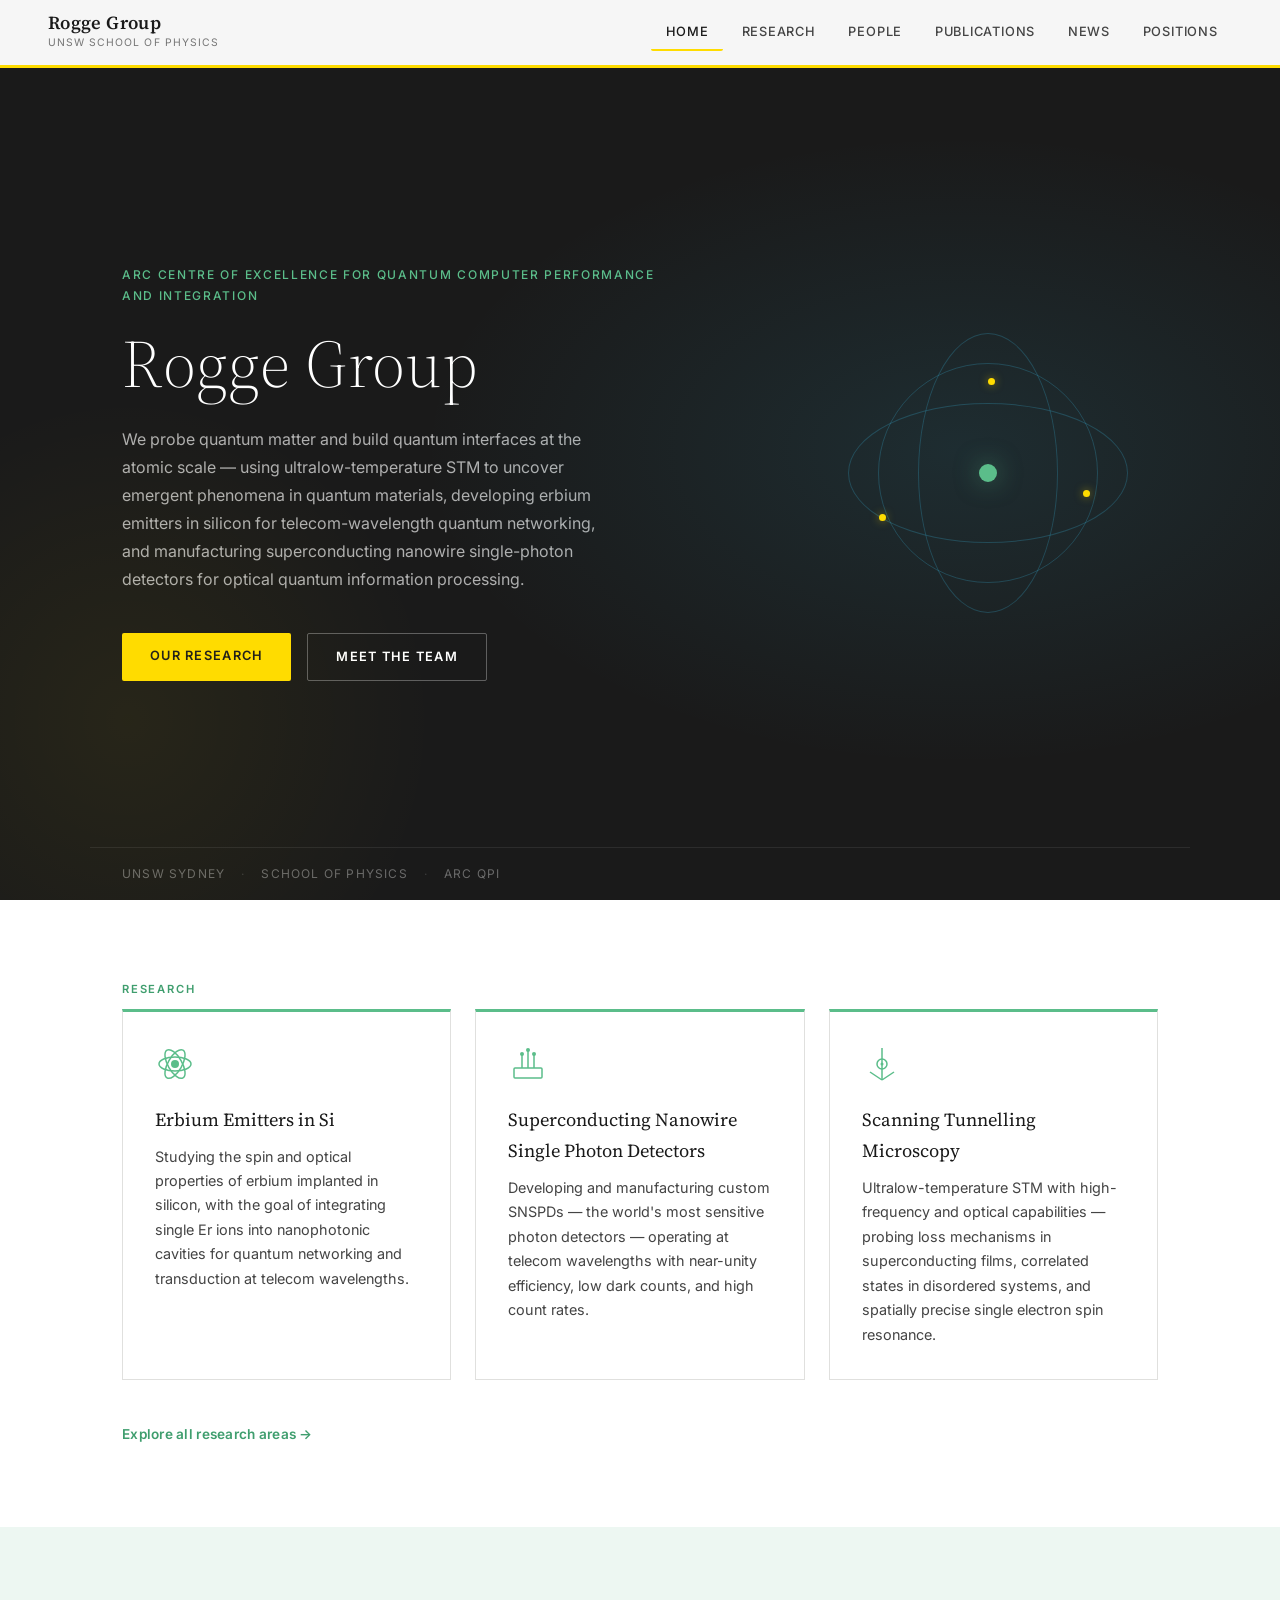
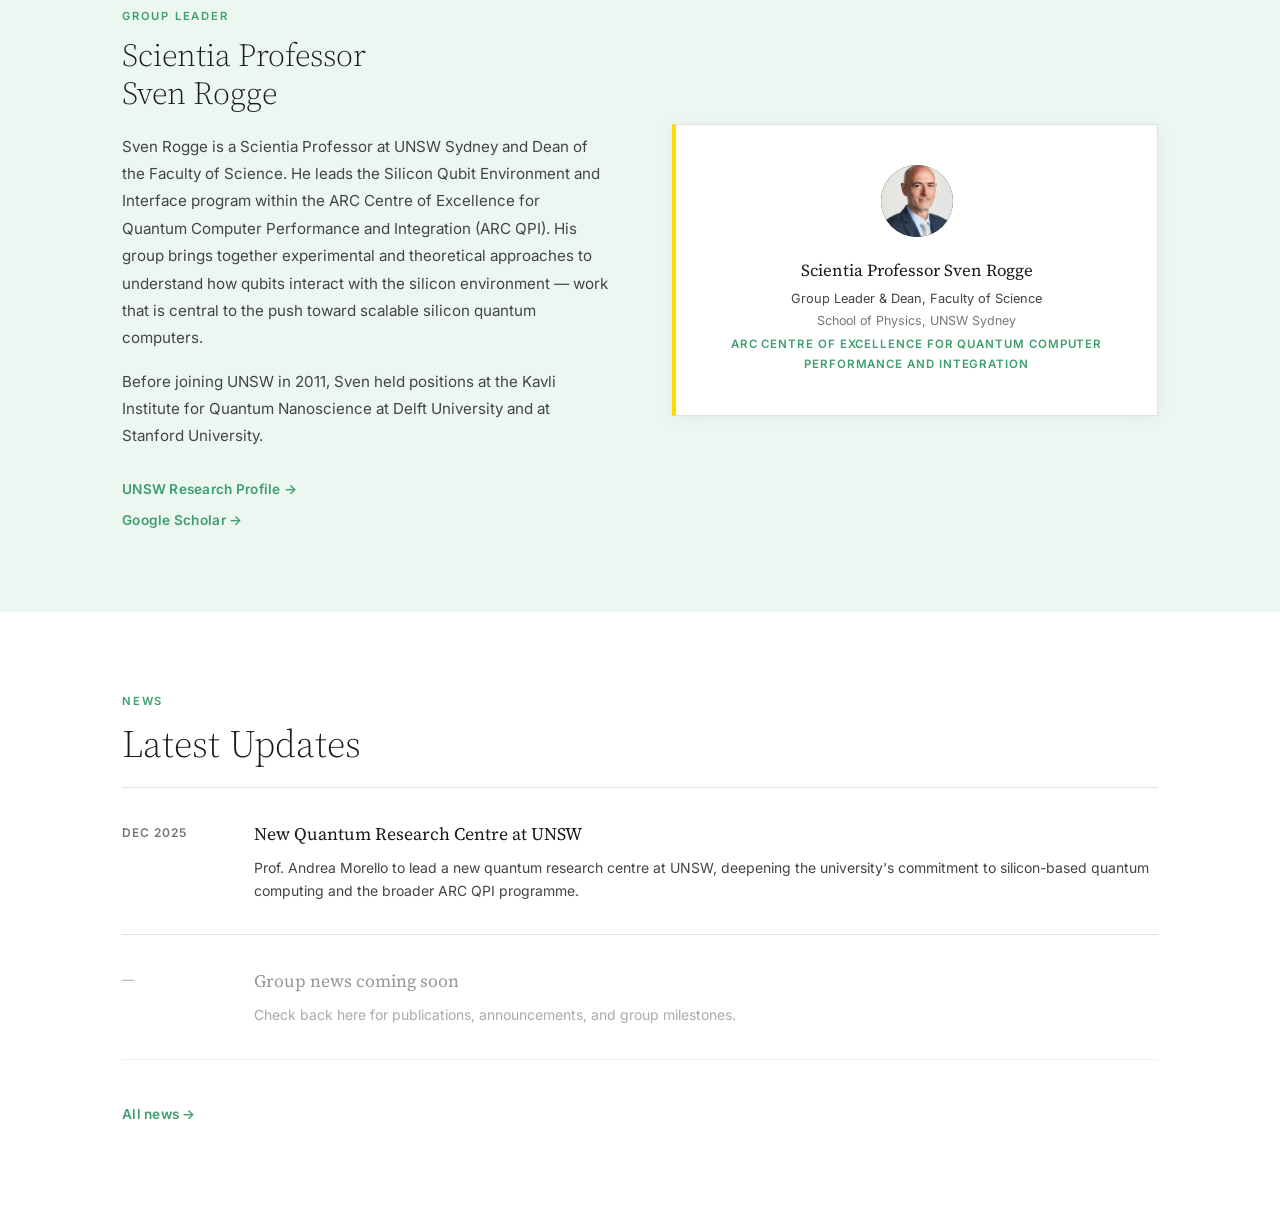
<file: index.html>
<!DOCTYPE html>
<html lang="en">
<head>
  <meta charset="UTF-8" />
  <meta name="viewport" content="width=device-width, initial-scale=1.0" />
  <title>Rogge Group — UNSW School of Physics</title>
  <link rel="stylesheet" href="style.css" />
  <link rel="preconnect" href="https://fonts.googleapis.com" />
  <link rel="preconnect" href="https://fonts.gstatic.com" crossorigin />
  <link href="https://fonts.googleapis.com/css2?family=Source+Serif+4:ital,wght@0,300;0,400;0,600;1,300;1,400&family=Inter:wght@300;400;500;600&display=swap" rel="stylesheet" />
</head>
<body>

  <!-- ── Navigation ── -->
  <nav class="nav">
    <a href="index.html" class="nav-brand">
      <span class="nav-brand-name">Rogge Group</span>
      <span class="nav-brand-sub">UNSW School of Physics</span>
    </a>
    <div class="nav-links">
      <a href="index.html" class="nav-link active">Home</a>
      <a href="research.html" class="nav-link">Research</a>
      <a href="people.html" class="nav-link">People</a>
      <a href="publications.html" class="nav-link">Publications</a>
      <a href="news.html" class="nav-link">News</a>
      <a href="positions.html" class="nav-link">Positions</a>
    </div>
    <button class="nav-menu-toggle" aria-label="Toggle menu">&#9776;</button>
  </nav>

  <!-- ── Hero ── -->
  <section class="hero">
    <div class="hero-inner">
      <div class="hero-text">
        <div class="hero-eyebrow">ARC Centre of Excellence for Quantum Computer Performance and Integration</div>
        <h1 class="hero-title">Rogge Group</h1>
        <p class="hero-blurb">
          We probe quantum matter and build quantum interfaces at the atomic scale —
          using ultralow-temperature STM to uncover emergent phenomena in quantum
          materials, developing erbium emitters in silicon for telecom-wavelength
          quantum networking, and manufacturing superconducting nanowire single-photon
          detectors for optical quantum information processing.
        </p>
        <div class="hero-actions">
          <a href="research.html" class="btn btn-primary">Our Research</a>
          <a href="people.html" class="btn btn-secondary">Meet the Team</a>
        </div>
      </div>
      <div class="hero-graphic" aria-hidden="true">
        <div class="atom-ring atom-ring-1"></div>
        <div class="atom-ring atom-ring-2"></div>
        <div class="atom-ring atom-ring-3"></div>
        <div class="atom-core"></div>
        <div class="atom-dot dot-1"></div>
        <div class="atom-dot dot-2"></div>
        <div class="atom-dot dot-3"></div>
      </div>
    </div>
    <div class="hero-affil">
      <span>UNSW Sydney</span>
      <span class="affil-sep">·</span>
      <span>School of Physics</span>
      <span class="affil-sep">·</span>
      <span>ARC QPI</span>
    </div>
  </section>

  <!-- ── Research Overview ── -->
  <section class="section" id="research">
    <div class="container">
      <div class="section-label">Research</div>

      <div class="research-grid research-grid-3">

        <a href="research.html#erbium" class="research-card">
          <div class="research-card-icon">
            <svg viewBox="0 0 40 40" fill="none" xmlns="http://www.w3.org/2000/svg">
              <circle cx="20" cy="20" r="4" fill="currentColor"/>
              <ellipse cx="20" cy="20" rx="16" ry="7" stroke="currentColor" stroke-width="1.5" fill="none"/>
              <ellipse cx="20" cy="20" rx="16" ry="7" stroke="currentColor" stroke-width="1.5" fill="none" transform="rotate(60 20 20)"/>
              <ellipse cx="20" cy="20" rx="16" ry="7" stroke="currentColor" stroke-width="1.5" fill="none" transform="rotate(120 20 20)"/>
            </svg>
          </div>
          <h3>Erbium Emitters in Si</h3>
          <p>
            Studying the spin and optical properties of erbium implanted in silicon,
            with the goal of integrating single Er ions into nanophotonic cavities
            for quantum networking and transduction at telecom wavelengths.
          </p>
        </a>

        <a href="research.html#snspd" class="research-card">
          <div class="research-card-icon">
            <svg viewBox="0 0 40 40" fill="none" xmlns="http://www.w3.org/2000/svg">
              <rect x="6" y="24" width="28" height="10" rx="1" stroke="currentColor" stroke-width="1.5"/>
              <path d="M14 24 L14 10 M20 24 L20 6 M26 24 L26 10" stroke="currentColor" stroke-width="1.5"/>
              <circle cx="20" cy="6" r="2" fill="currentColor"/>
              <circle cx="14" cy="10" r="2" fill="currentColor"/>
              <circle cx="26" cy="10" r="2" fill="currentColor"/>
            </svg>
          </div>
          <h3>Superconducting Nanowire Single Photon Detectors</h3>
          <p>
            Developing and manufacturing custom SNSPDs — the world's most sensitive
            photon detectors — operating at telecom wavelengths with near-unity
            efficiency, low dark counts, and high count rates.
          </p>
        </a>

        <a href="research.html#stm" class="research-card">
          <div class="research-card-icon">
            <svg viewBox="0 0 40 40" fill="none" xmlns="http://www.w3.org/2000/svg">
              <line x1="20" y1="4" x2="20" y2="36" stroke="currentColor" stroke-width="1.5"/>
              <line x1="20" y1="36" x2="8" y2="28" stroke="currentColor" stroke-width="1.5"/>
              <line x1="20" y1="36" x2="32" y2="28" stroke="currentColor" stroke-width="1.5"/>
              <circle cx="20" cy="20" r="5" stroke="currentColor" stroke-width="1.5"/>
              <circle cx="20" cy="20" r="1.5" fill="currentColor"/>
            </svg>
          </div>
          <h3>Scanning Tunnelling Microscopy</h3>
          <p>
            Ultralow-temperature STM with high-frequency and optical capabilities —
            probing loss mechanisms in superconducting films, correlated states in
            disordered systems, and spatially precise single electron spin resonance.
          </p>
        </a>

        <div class="research-card" style="display:none">
          <div class="research-card-icon">
            <svg viewBox="0 0 40 40" fill="none" xmlns="http://www.w3.org/2000/svg">
              <circle cx="20" cy="20" r="12" stroke="currentColor" stroke-width="1.5"/>
              <circle cx="20" cy="20" r="3" fill="currentColor"/>
              <line x1="20" y1="8" x2="20" y2="14" stroke="currentColor" stroke-width="1.5"/>
              <line x1="20" y1="26" x2="20" y2="32" stroke="currentColor" stroke-width="1.5"/>
              <line x1="8" y1="20" x2="14" y2="20" stroke="currentColor" stroke-width="1.5"/>
              <line x1="26" y1="20" x2="32" y2="20" stroke="currentColor" stroke-width="1.5"/>
            </svg>
          </div>
          <h3>Donor Atom Qubits</h3>
          <p>
            Using scanning tunnelling microscopy and spectroscopy to place
            and probe individual donor atoms in silicon with atomic precision —
            the building blocks of a phosphorus-in-silicon quantum processor.
          </p>
        </div>

      </div>

      <div class="research-cta">
        <a href="research.html" class="link-arrow">Explore all research areas →</a>
      </div>
    </div>
  </section>

  <!-- ── PI Feature ── -->
  <section class="section section-tinted" id="pi">
    <div class="container pi-layout">
      <div class="pi-text">
        <div class="section-label">Group Leader</div>
        <h2 class="pi-name">Scientia Professor<br/>Sven Rogge</h2>
        <p class="pi-bio">
          Sven Rogge is a Scientia Professor at UNSW Sydney and Dean of the
          Faculty of Science. He leads the Silicon Qubit Environment and
          Interface program within the ARC Centre of Excellence for Quantum
          Computer Performance and Integration (ARC QPI). His group brings
          together experimental and theoretical approaches to understand how
          qubits interact with the silicon environment — work that is central
          to the push toward scalable silicon quantum computers.
        </p>
        <p class="pi-bio">
          Before joining UNSW in 2011, Sven held positions at the Kavli
          Institute for Quantum Nanoscience at Delft University and at
          Stanford University.
        </p>
        <div class="pi-links">
          <a href="https://research.unsw.edu.au/people/scientia-professor-sven-rogge" target="_blank" rel="noopener" class="link-arrow">UNSW Research Profile →</a>
          <a href="https://scholar.google.com/citations?user=0EeBxOIAAAAJ" target="_blank" rel="noopener" class="link-arrow">Google Scholar →</a>
        </div>
      </div>
      <div class="pi-card-wrap">
        <div class="pi-card">
          <div class="pi-card-initials"><img src="sven-rogge.png" alt="Sven Rogge" style="width:100%;height:100%;object-fit:cover;border-radius:50%;display:block;" /></div>
          <div class="pi-card-details">
            <div class="pi-card-name">Scientia Professor Sven Rogge</div>
            <div class="pi-card-role">Group Leader &amp; Dean, Faculty of Science</div>
            <div class="pi-card-dept">School of Physics, UNSW Sydney</div>
            <div class="pi-card-affil">ARC Centre of Excellence for Quantum Computer Performance and Integration</div>
          </div>
        </div>
      </div>
    </div>
  </section>

  <!-- ── News Highlights ── -->
  <section class="section" id="news">
    <div class="container">
      <div class="section-label">News</div>
      <h2 class="section-title">Latest Updates</h2>

      <div class="news-list">
        <article class="news-item">
          <div class="news-date">Dec 2025</div>
          <div class="news-body">
            <h3 class="news-title">
              <a href="https://www.unsw.edu.au/news/2025/12/Prof-Andrea-Morello-To-Lead-New-Quantum-Research-Centre" target="_blank" rel="noopener">
                New Quantum Research Centre at UNSW
              </a>
            </h3>
            <p class="news-blurb">
              Prof. Andrea Morello to lead a new quantum research centre at UNSW,
              deepening the university's commitment to silicon-based quantum computing
              and the broader ARC QPI programme.
            </p>
          </div>
        </article>

        <article class="news-item news-item-placeholder">
          <div class="news-date">—</div>
          <div class="news-body">
            <h3 class="news-title">Group news coming soon</h3>
            <p class="news-blurb">
              Check back here for publications, announcements, and group milestones.
            </p>
          </div>
        </article>
      </div>

      <div class="research-cta">
        <a href="news.html" class="link-arrow">All news →</a>
      </div>
    </div>
  </section>

  <!-- ── Footer ── -->

  <script src="nav.js" defer></script>
</body>
</html>
</file>
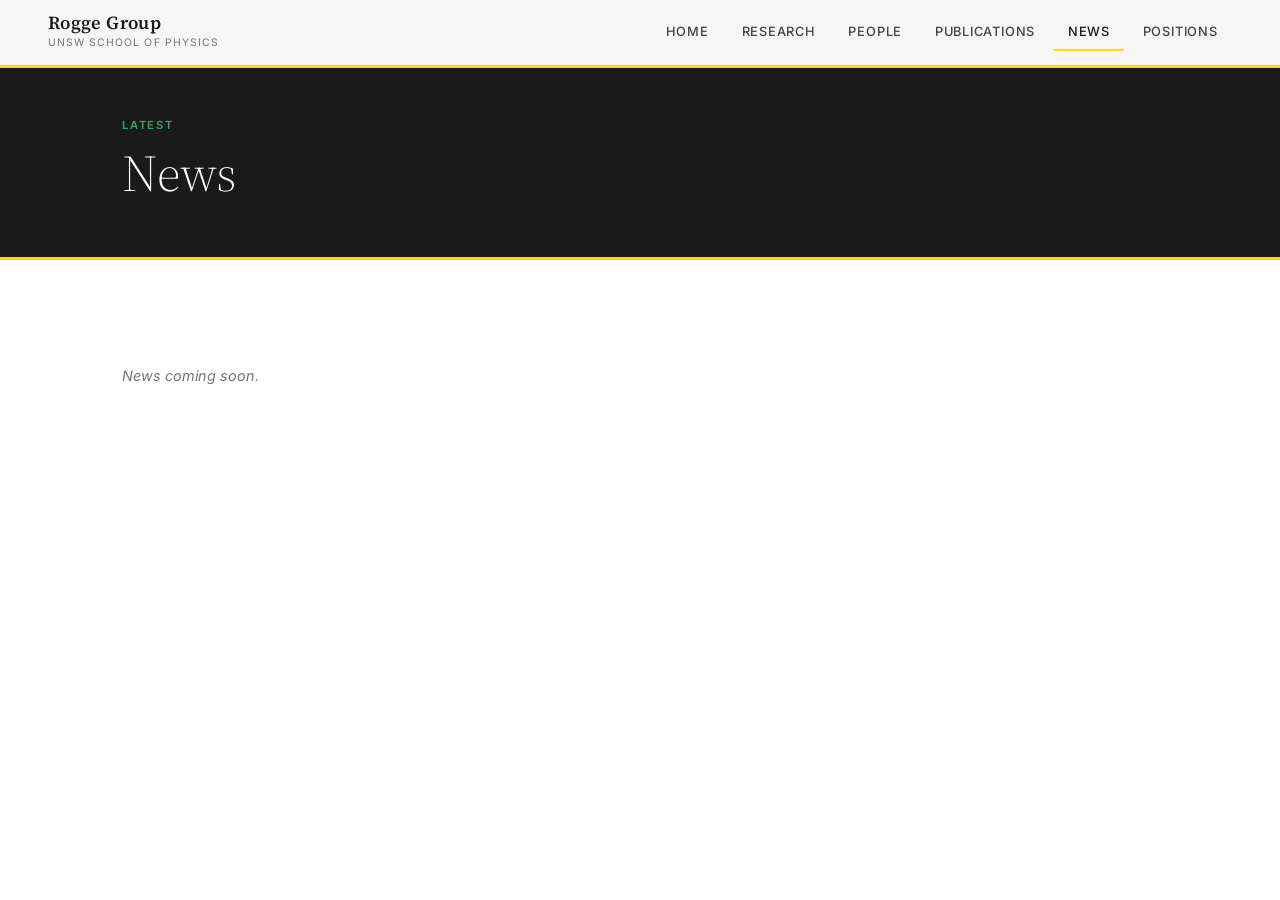
<file: news.html>
<!DOCTYPE html>
<html lang="en">
<head>
  <meta charset="UTF-8" />
  <meta name="viewport" content="width=device-width, initial-scale=1.0" />
  <title>News — Rogge Group</title>
  <link rel="stylesheet" href="style.css" />
  <link rel="preconnect" href="https://fonts.googleapis.com" />
  <link rel="preconnect" href="https://fonts.gstatic.com" crossorigin />
  <link href="https://fonts.googleapis.com/css2?family=Source+Serif+4:ital,wght@0,300;0,400;0,600;1,300;1,400&family=Inter:wght@300;400;500;600&display=swap" rel="stylesheet" />
</head>
<body>
  <nav class="nav">
    <a href="index.html" class="nav-brand">
      <span class="nav-brand-name">Rogge Group</span>
      <span class="nav-brand-sub">UNSW School of Physics</span>
    </a>
    <div class="nav-links">
      <a href="index.html" class="nav-link">Home</a>
      <a href="research.html" class="nav-link">Research</a>
      <a href="people.html" class="nav-link">People</a>
      <a href="publications.html" class="nav-link">Publications</a>
      <a href="news.html" class="nav-link active">News</a>
      <a href="positions.html" class="nav-link">Positions</a>
    </div>
    <button class="nav-menu-toggle" aria-label="Toggle menu">&#9776;</button>
  </nav>

  <div class="page-header">
    <div class="container">
      <div class="section-label">Latest</div>
      <h1 class="page-title">News</h1>
    </div>
  </div>

  <section class="section">
    <div class="container">
      <p class="people-alumni-placeholder">News coming soon.</p>
    </div>
  </section>

  <script src="nav.js" defer></script>
</body>
</html>
</file>
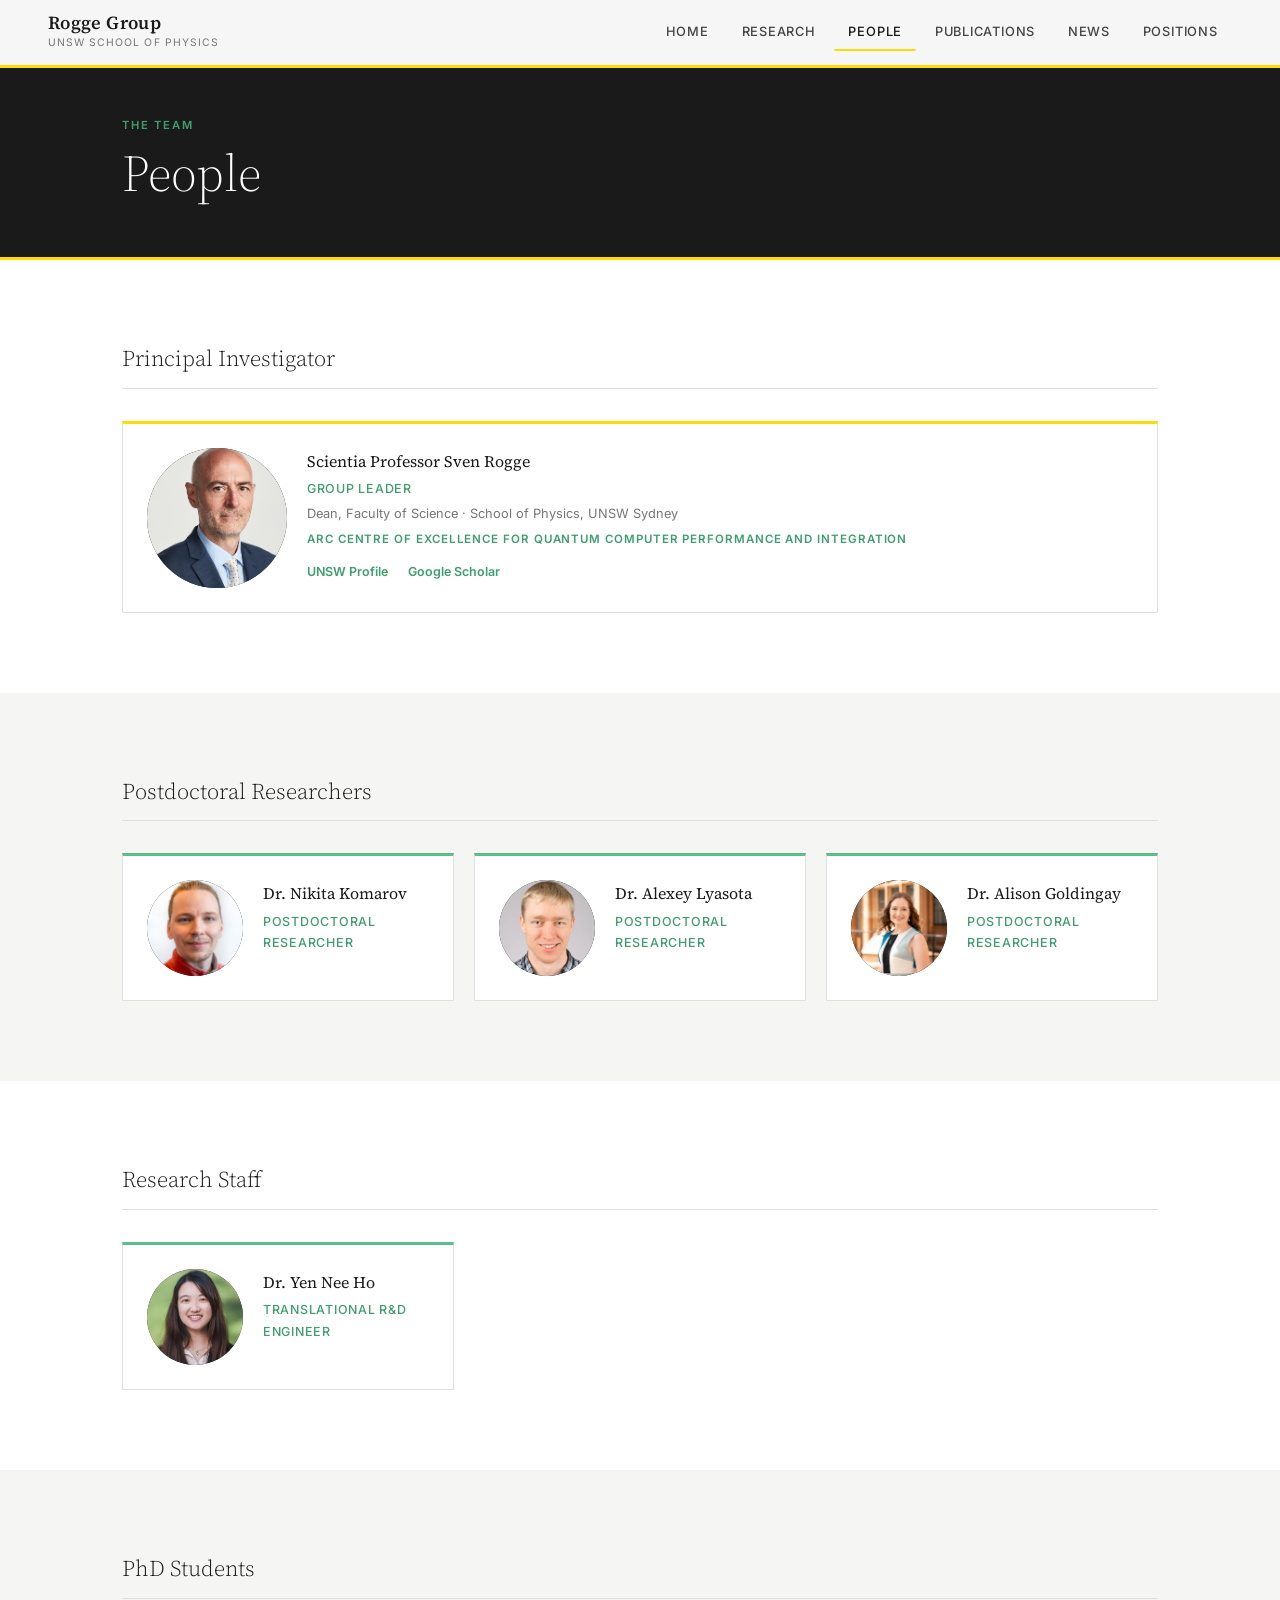
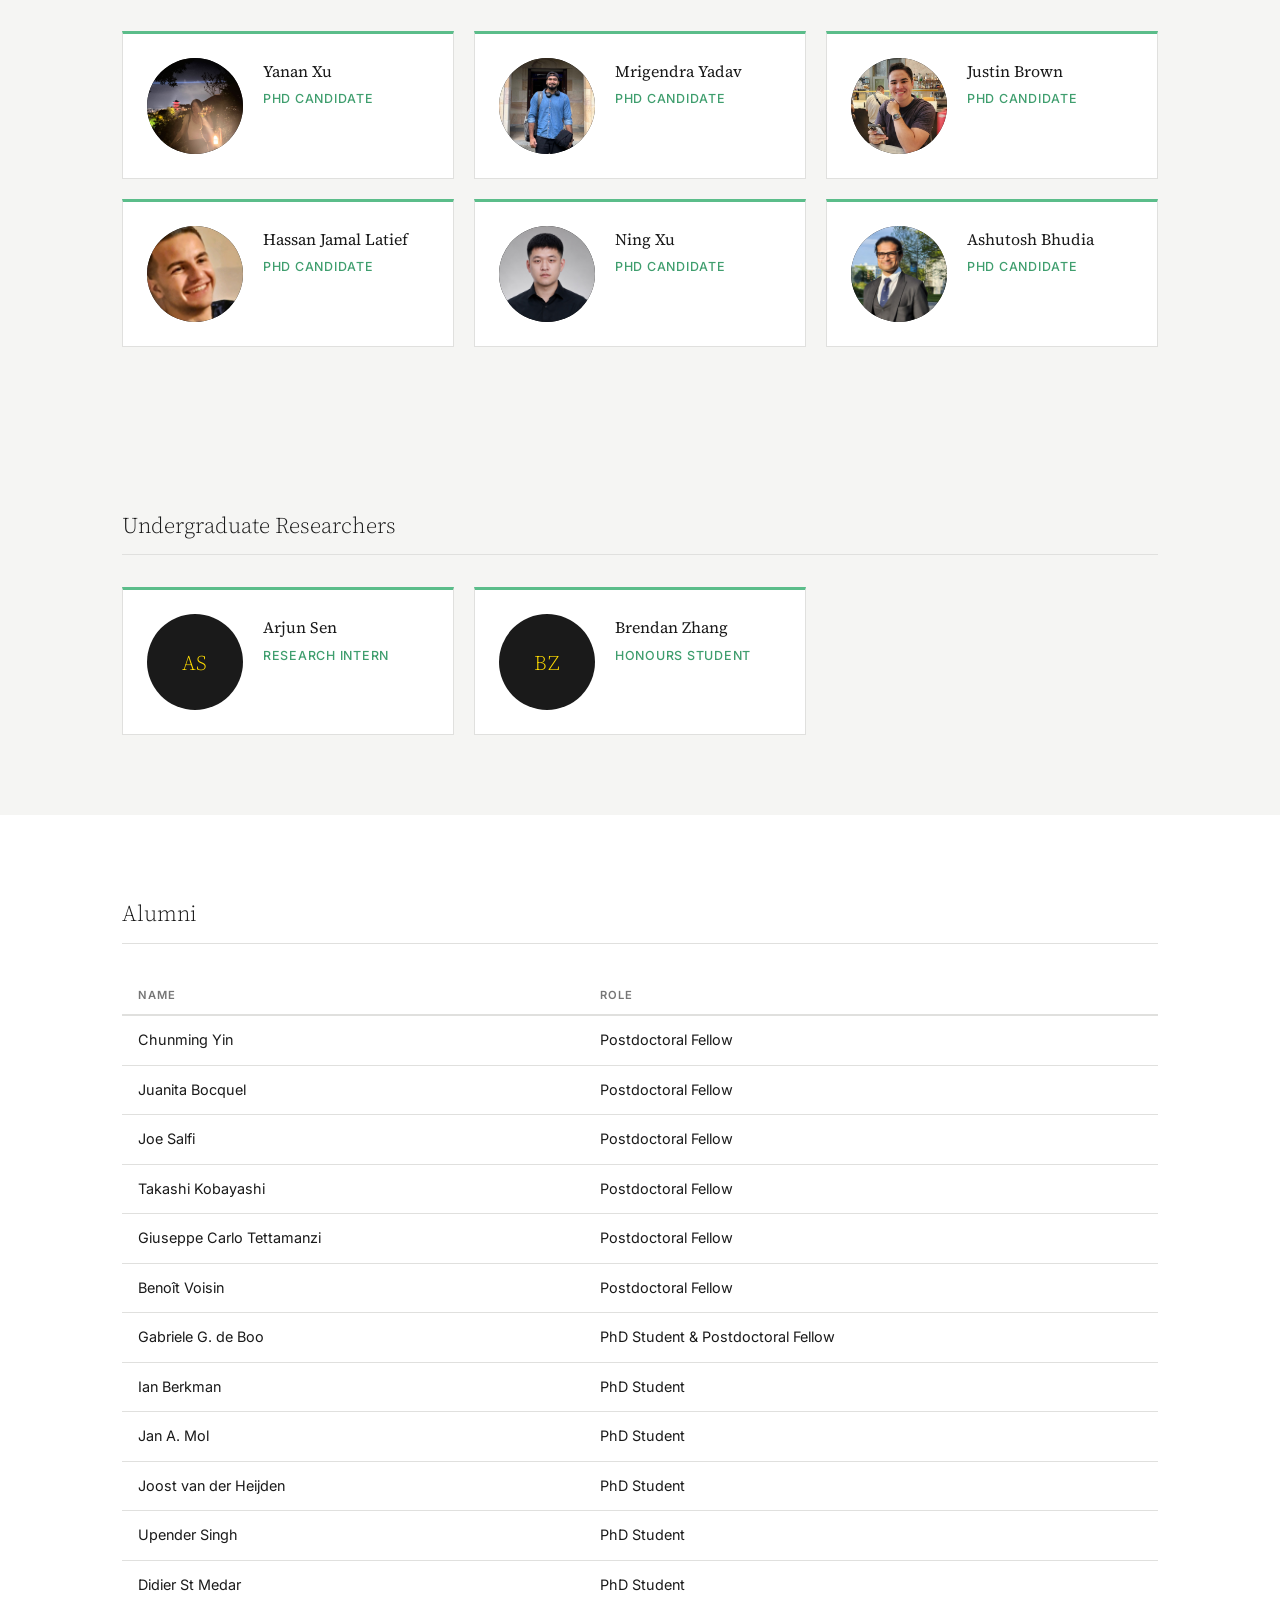
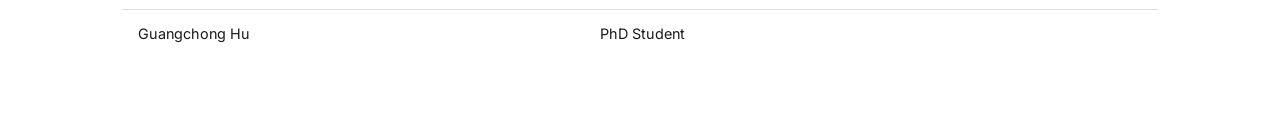
<file: people.html>
<!DOCTYPE html>
<html lang="en">
<head>
  <meta charset="UTF-8" />
  <meta name="viewport" content="width=device-width, initial-scale=1.0" />
  <title>People — Rogge Group</title>
  <link rel="stylesheet" href="style.css" />
  <link rel="preconnect" href="https://fonts.googleapis.com" />
  <link rel="preconnect" href="https://fonts.gstatic.com" crossorigin />
  <link href="https://fonts.googleapis.com/css2?family=Source+Serif+4:ital,wght@0,300;0,400;0,600;1,300;1,400&family=Inter:wght@300;400;500;600&display=swap" rel="stylesheet" />
</head>
<body>

  <nav class="nav">
    <a href="index.html" class="nav-brand">
      <span class="nav-brand-name">Rogge Group</span>
      <span class="nav-brand-sub">UNSW School of Physics</span>
    </a>
    <div class="nav-links">
      <a href="index.html" class="nav-link">Home</a>
      <a href="research.html" class="nav-link">Research</a>
      <a href="people.html" class="nav-link active">People</a>
      <a href="publications.html" class="nav-link">Publications</a>
      <a href="news.html" class="nav-link">News</a>
      <a href="positions.html" class="nav-link">Positions</a>
    </div>
    <button class="nav-menu-toggle" aria-label="Toggle menu">&#9776;</button>
  </nav>

  <div class="page-header">
    <div class="container">
      <div class="section-label">The Team</div>
      <h1 class="page-title">People</h1>
    </div>
  </div>

  <!-- PI -->
  <section class="section">
    <div class="container">
      <h2 class="people-group-title">Principal Investigator</h2>
      <div class="people-grid people-grid-pi">

        <div class="person-card person-card-pi">
          <div class="person-avatar person-avatar-large"><img src="sven-rogge.png" alt="Sven Rogge" /></div>
          <div class="person-info">
            <div class="person-name">Scientia Professor Sven Rogge</div>
            <div class="person-role">Group Leader</div>
            <div class="person-detail">Dean, Faculty of Science · School of Physics, UNSW Sydney</div>
            <div class="person-affil">ARC Centre of Excellence for Quantum Computer Performance and Integration</div>
            <div class="person-links">
              <a href="https://research.unsw.edu.au/people/scientia-professor-sven-rogge" target="_blank" rel="noopener" class="person-link">UNSW Profile</a>
              <a href="https://scholar.google.com/citations?user=0EeBxOIAAAAJ" target="_blank" rel="noopener" class="person-link">Google Scholar</a>
            </div>
          </div>
        </div>

      </div>
    </div>
  </section>

  <!-- Postdocs -->
  <section class="section section-alt">
    <div class="container">
      <h2 class="people-group-title">Postdoctoral Researchers</h2>
      <div class="people-grid">

        <div class="person-card">
          <div class="person-avatar"><img src="nikita-komarov.png" alt="Nikita Komarov" /></div>
          <div class="person-info">
            <div class="person-name">Dr. Nikita Komarov</div>
            <div class="person-role">Postdoctoral Researcher</div>
          </div>
        </div>

        <div class="person-card">
          <div class="person-avatar"><img src="alexey-lyasota.png" alt="Alexey Lyasota" /></div>
          <div class="person-info">
            <div class="person-name">Dr. Alexey Lyasota</div>
            <div class="person-role">Postdoctoral Researcher</div>
          </div>
        </div>

        <div class="person-card">
          <div class="person-avatar"><img src="alison-goldingay.png" alt="Alison Goldingay" /></div>
          <div class="person-info">
            <div class="person-name">Dr. Alison Goldingay</div>
            <div class="person-role">Postdoctoral Researcher</div>
          </div>
        </div>

      </div>
    </div>
  </section>

  <!-- Translational R&D -->
  <section class="section">
    <div class="container">
      <h2 class="people-group-title">Research Staff</h2>
      <div class="people-grid">
        <div class="person-card">
          <div class="person-avatar"><img src="yen-nee-ho.png" alt="Yen Nee Ho" /></div>
          <div class="person-info">
            <div class="person-name">Dr. Yen Nee Ho</div>
            <div class="person-role">Translational R&amp;D Engineer</div>
          </div>
        </div>
      </div>
    </div>
  </section>

  <!-- PhD Students -->
  <section class="section section-alt">
    <div class="container">
      <h2 class="people-group-title">PhD Students</h2>
      <div class="people-grid">

        <div class="person-card">
          <div class="person-avatar"><img src="yanan-xu.png" alt="Yanan Xu" /></div>
          <div class="person-info">
            <div class="person-name">Yanan Xu</div>
            <div class="person-role">PhD Candidate</div>
          </div>
        </div>

        <div class="person-card">
          <div class="person-avatar"><img src="mrigendra-yadav.png" alt="Mrigendra Yadav" /></div>
          <div class="person-info">
            <div class="person-name">Mrigendra Yadav</div>
            <div class="person-role">PhD Candidate</div>
          </div>
        </div>

        <div class="person-card">
          <div class="person-avatar"><img src="justin-brown.png" alt="Justin Brown" /></div>
          <div class="person-info">
            <div class="person-name">Justin Brown</div>
            <div class="person-role">PhD Candidate</div>
          </div>
        </div>

        <div class="person-card">
          <div class="person-avatar"><img src="hassan-jamal-latief.png" alt="Hassan Jamal Latief" /></div>
          <div class="person-info">
            <div class="person-name">Hassan Jamal Latief</div>
            <div class="person-role">PhD Candidate</div>
          </div>
        </div>

        <div class="person-card">
          <div class="person-avatar"><img src="ning-xu.png" alt="Ning Xu" /></div>
          <div class="person-info">
            <div class="person-name">Ning Xu</div>
            <div class="person-role">PhD Candidate</div>
          </div>
        </div>

        <div class="person-card">
          <div class="person-avatar"><img src="ashutosh-bhudia.png" alt="Ashutosh Bhudia" /></div>
          <div class="person-info">
            <div class="person-name">Ashutosh Bhudia</div>
            <div class="person-role">PhD Candidate</div>
          </div>
        </div>

      </div>
    </div>
  </section>

  <!-- Undergraduate / Interns -->
  <section class="section section-alt">
    <div class="container">
      <h2 class="people-group-title">Undergraduate Researchers</h2>
      <div class="people-grid">

        <div class="person-card">
          <div class="person-avatar">AS</div>
          <div class="person-info">
            <div class="person-name">Arjun Sen</div>
            <div class="person-role">Research Intern</div>
          </div>
        </div>

        <div class="person-card">
          <div class="person-avatar">BZ</div>
          <div class="person-info">
            <div class="person-name">Brendan Zhang</div>
            <div class="person-role">Honours Student</div>
          </div>
        </div>

      </div>
    </div>
  </section>

  <!-- Alumni -->
  <section class="section">
    <div class="container">
      <h2 class="people-group-title">Alumni</h2>
      <table class="alumni-table">
        <thead>
          <tr>
            <th>Name</th>
            <th>Role</th>
          </tr>
        </thead>
        <tbody>
          <tr>
            <td>Chunming Yin</td>
            <td>Postdoctoral Fellow</td>
          </tr>
          <tr>
            <td>Juanita Bocquel</td>
            <td>Postdoctoral Fellow</td>
          </tr>
          <tr>
            <td>Joe Salfi</td>
            <td>Postdoctoral Fellow</td>
          </tr>
          <tr>
            <td>Takashi Kobayashi</td>
            <td>Postdoctoral Fellow</td>
          </tr>
          <tr>
            <td>Giuseppe Carlo Tettamanzi</td>
            <td>Postdoctoral Fellow</td>
          </tr>
          <tr>
            <td>Benoît Voisin</td>
            <td>Postdoctoral Fellow</td>
          </tr>
          <tr>
            <td>Gabriele G. de Boo</td>
            <td>PhD Student &amp; Postdoctoral Fellow</td>
          </tr>
          <tr>
            <td>Ian Berkman</td>
            <td>PhD Student</td>
          </tr>
          <tr>
            <td>Jan A. Mol</td>
            <td>PhD Student</td>
          </tr>
          <tr>
            <td>Joost van der Heijden</td>
            <td>PhD Student</td>
          </tr>
          <tr>
            <td>Upender Singh</td>
            <td>PhD Student</td>
          </tr>
          <tr>
            <td>Didier St Medar</td>
            <td>PhD Student</td>
          </tr>
          <tr>
            <td>Guangchong Hu</td>
            <td>PhD Student</td>
          </tr>
        </tbody>
      </table>
    </div>
  </section>

  <script src="nav.js" defer></script>
</body>
</html>
</file>
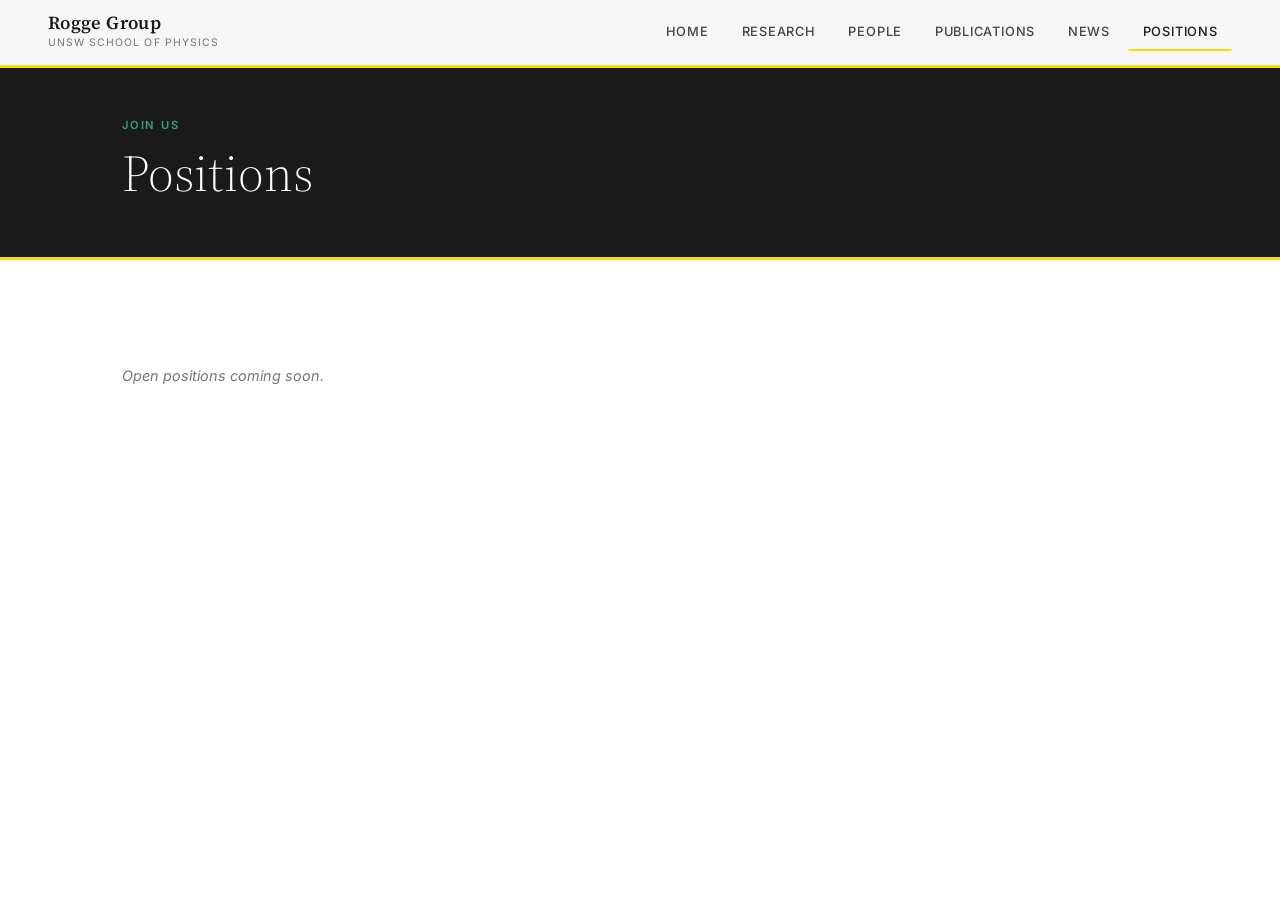
<file: positions.html>
<!DOCTYPE html>
<html lang="en">
<head>
  <meta charset="UTF-8" />
  <meta name="viewport" content="width=device-width, initial-scale=1.0" />
  <title>Positions — Rogge Group</title>
  <link rel="stylesheet" href="style.css" />
  <link rel="preconnect" href="https://fonts.googleapis.com" />
  <link rel="preconnect" href="https://fonts.gstatic.com" crossorigin />
  <link href="https://fonts.googleapis.com/css2?family=Source+Serif+4:ital,wght@0,300;0,400;0,600;1,300;1,400&family=Inter:wght@300;400;500;600&display=swap" rel="stylesheet" />
</head>
<body>
  <nav class="nav">
    <a href="index.html" class="nav-brand">
      <span class="nav-brand-name">Rogge Group</span>
      <span class="nav-brand-sub">UNSW School of Physics</span>
    </a>
    <div class="nav-links">
      <a href="index.html" class="nav-link">Home</a>
      <a href="research.html" class="nav-link">Research</a>
      <a href="people.html" class="nav-link">People</a>
      <a href="publications.html" class="nav-link">Publications</a>
      <a href="news.html" class="nav-link">News</a>
      <a href="positions.html" class="nav-link active">Positions</a>
    </div>
    <button class="nav-menu-toggle" aria-label="Toggle menu">&#9776;</button>
  </nav>

  <div class="page-header">
    <div class="container">
      <div class="section-label">Join Us</div>
      <h1 class="page-title">Positions</h1>
    </div>
  </div>

  <section class="section">
    <div class="container">
      <p class="people-alumni-placeholder">Open positions coming soon.</p>
    </div>
  </section>

  <script src="nav.js" defer></script>
</body>
</html>
</file>
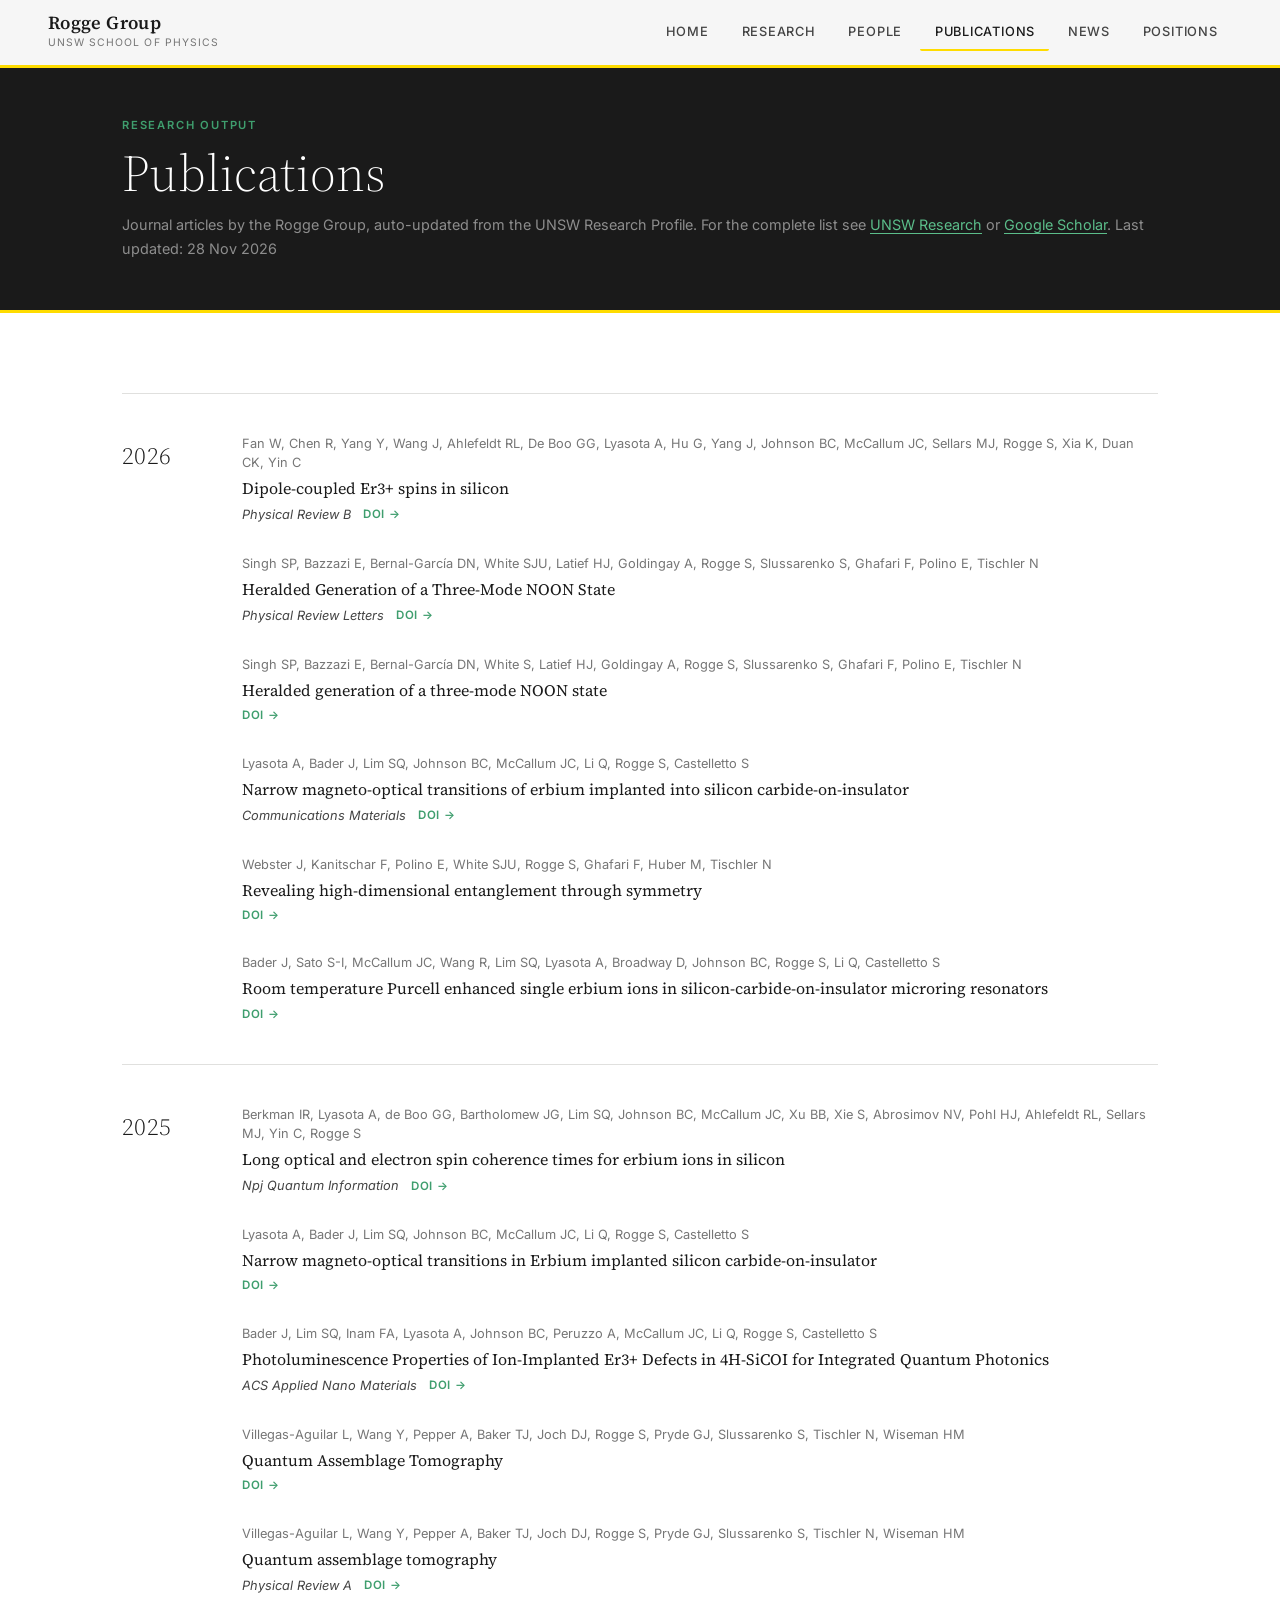
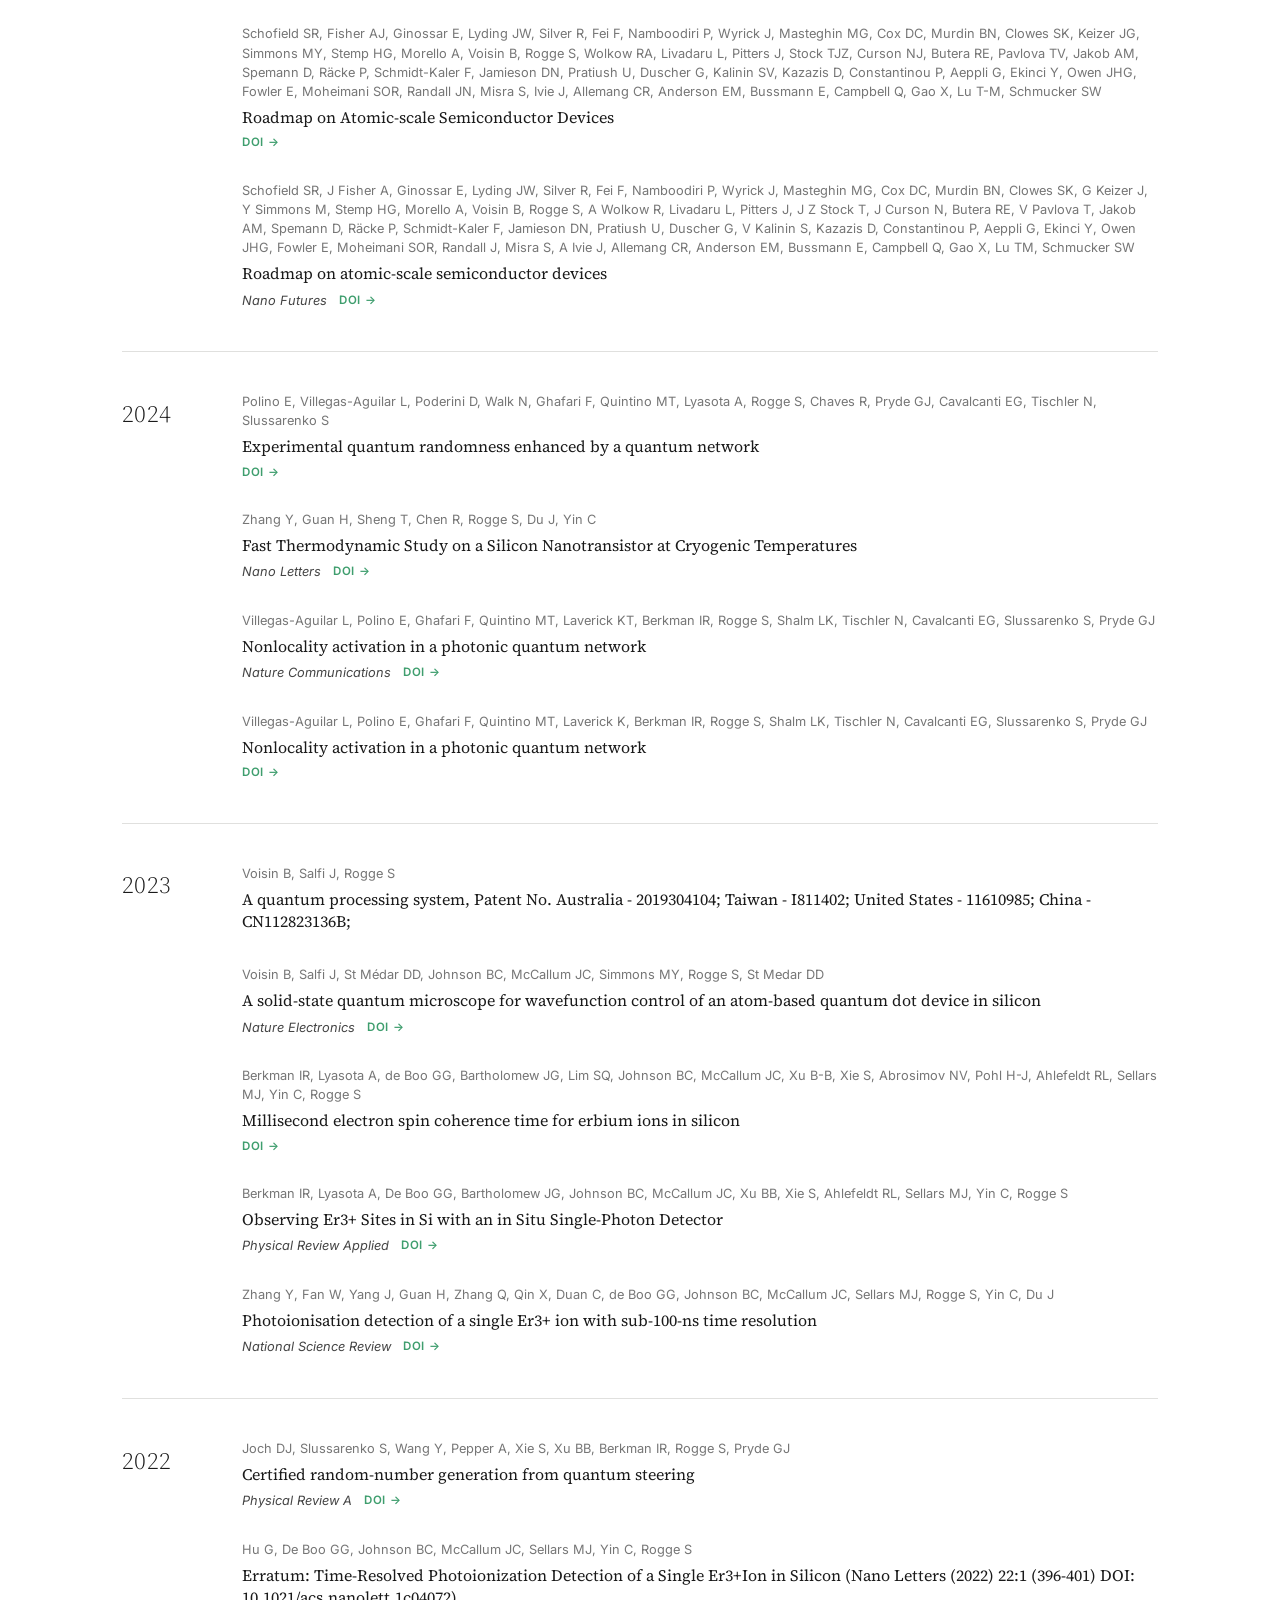
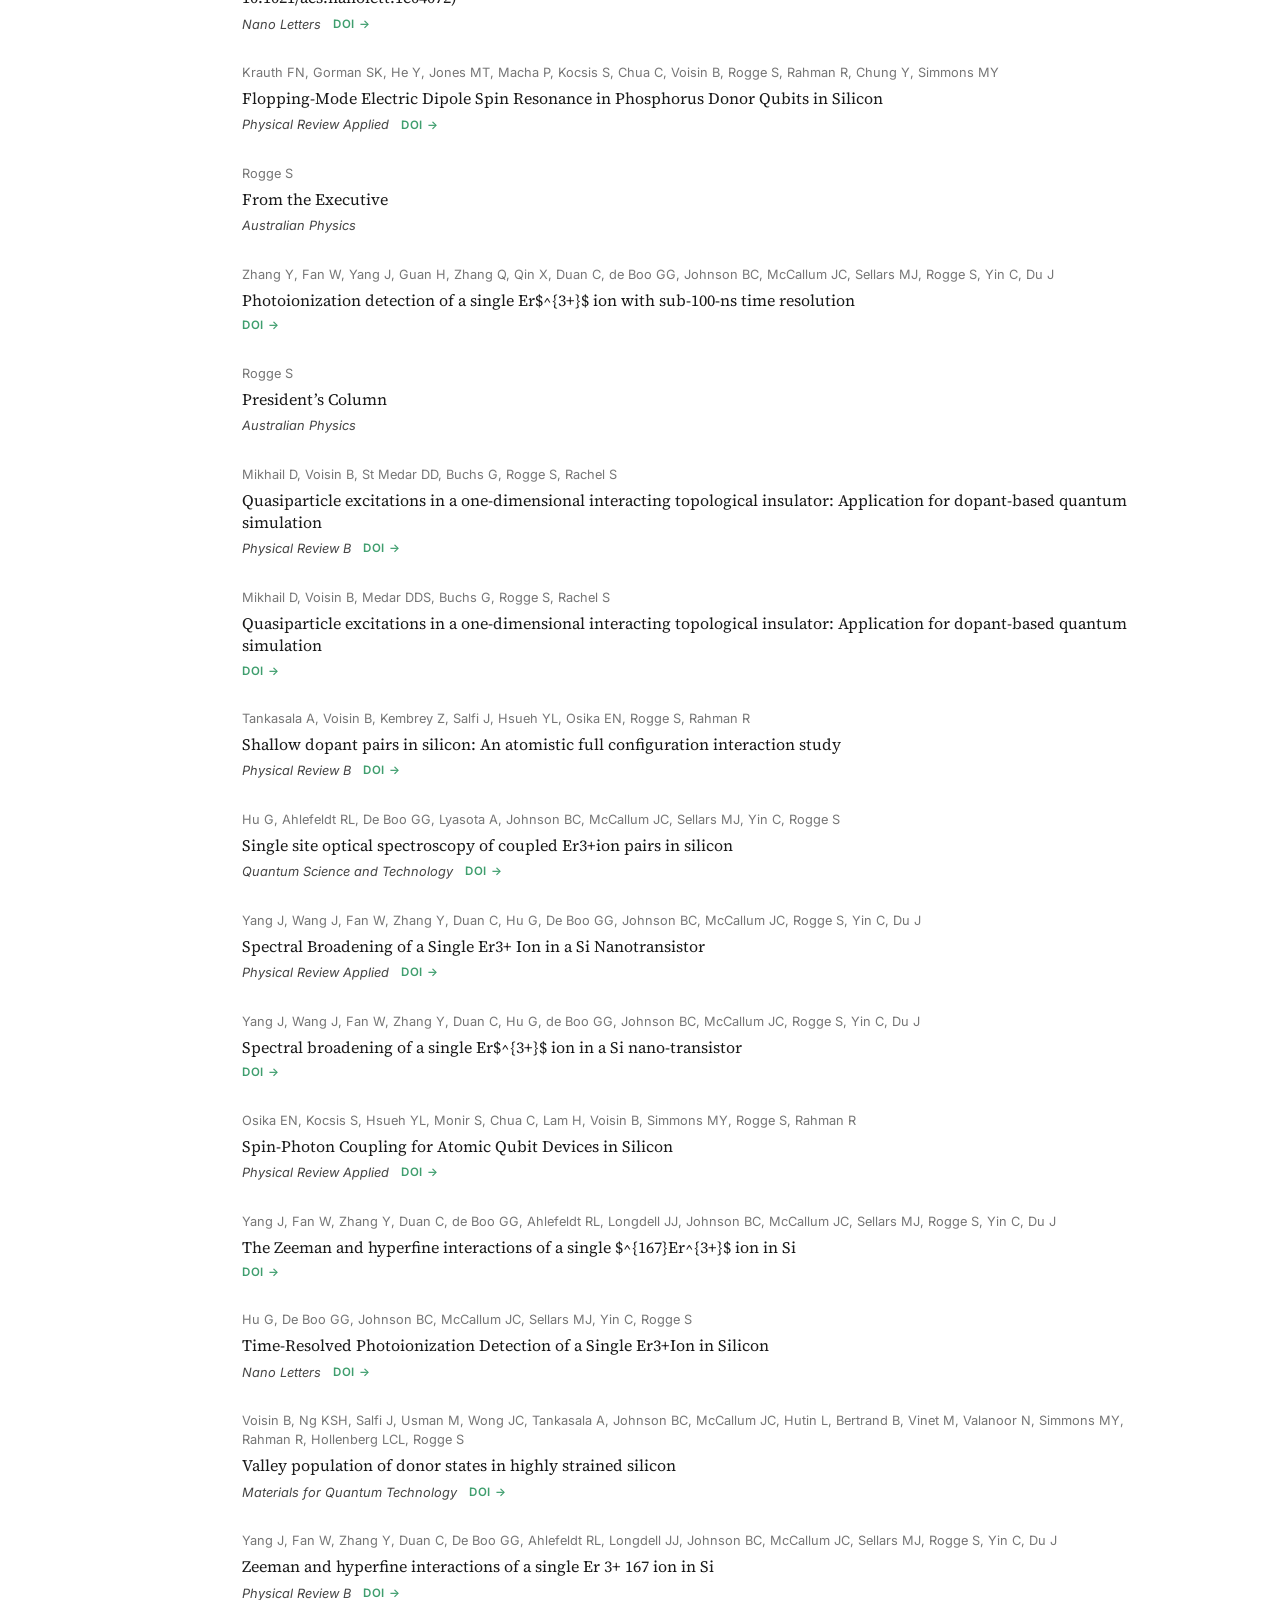
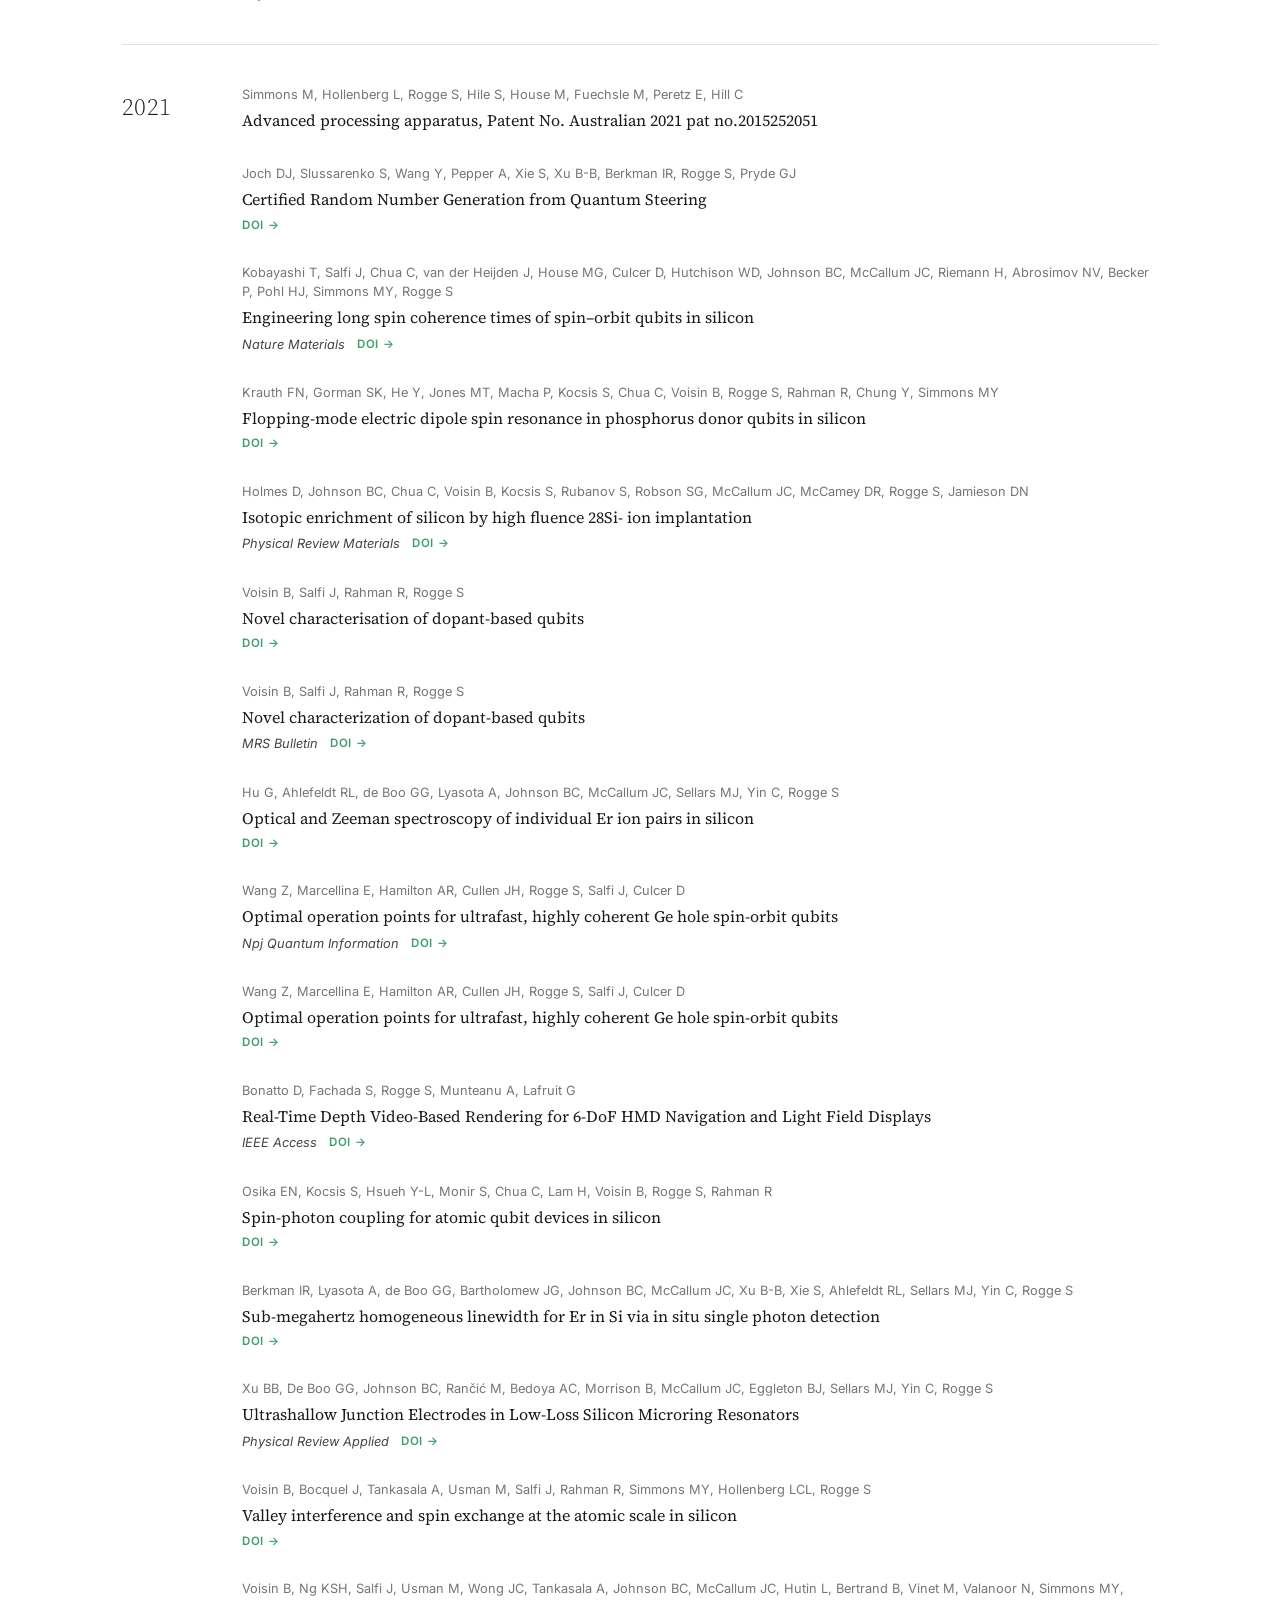
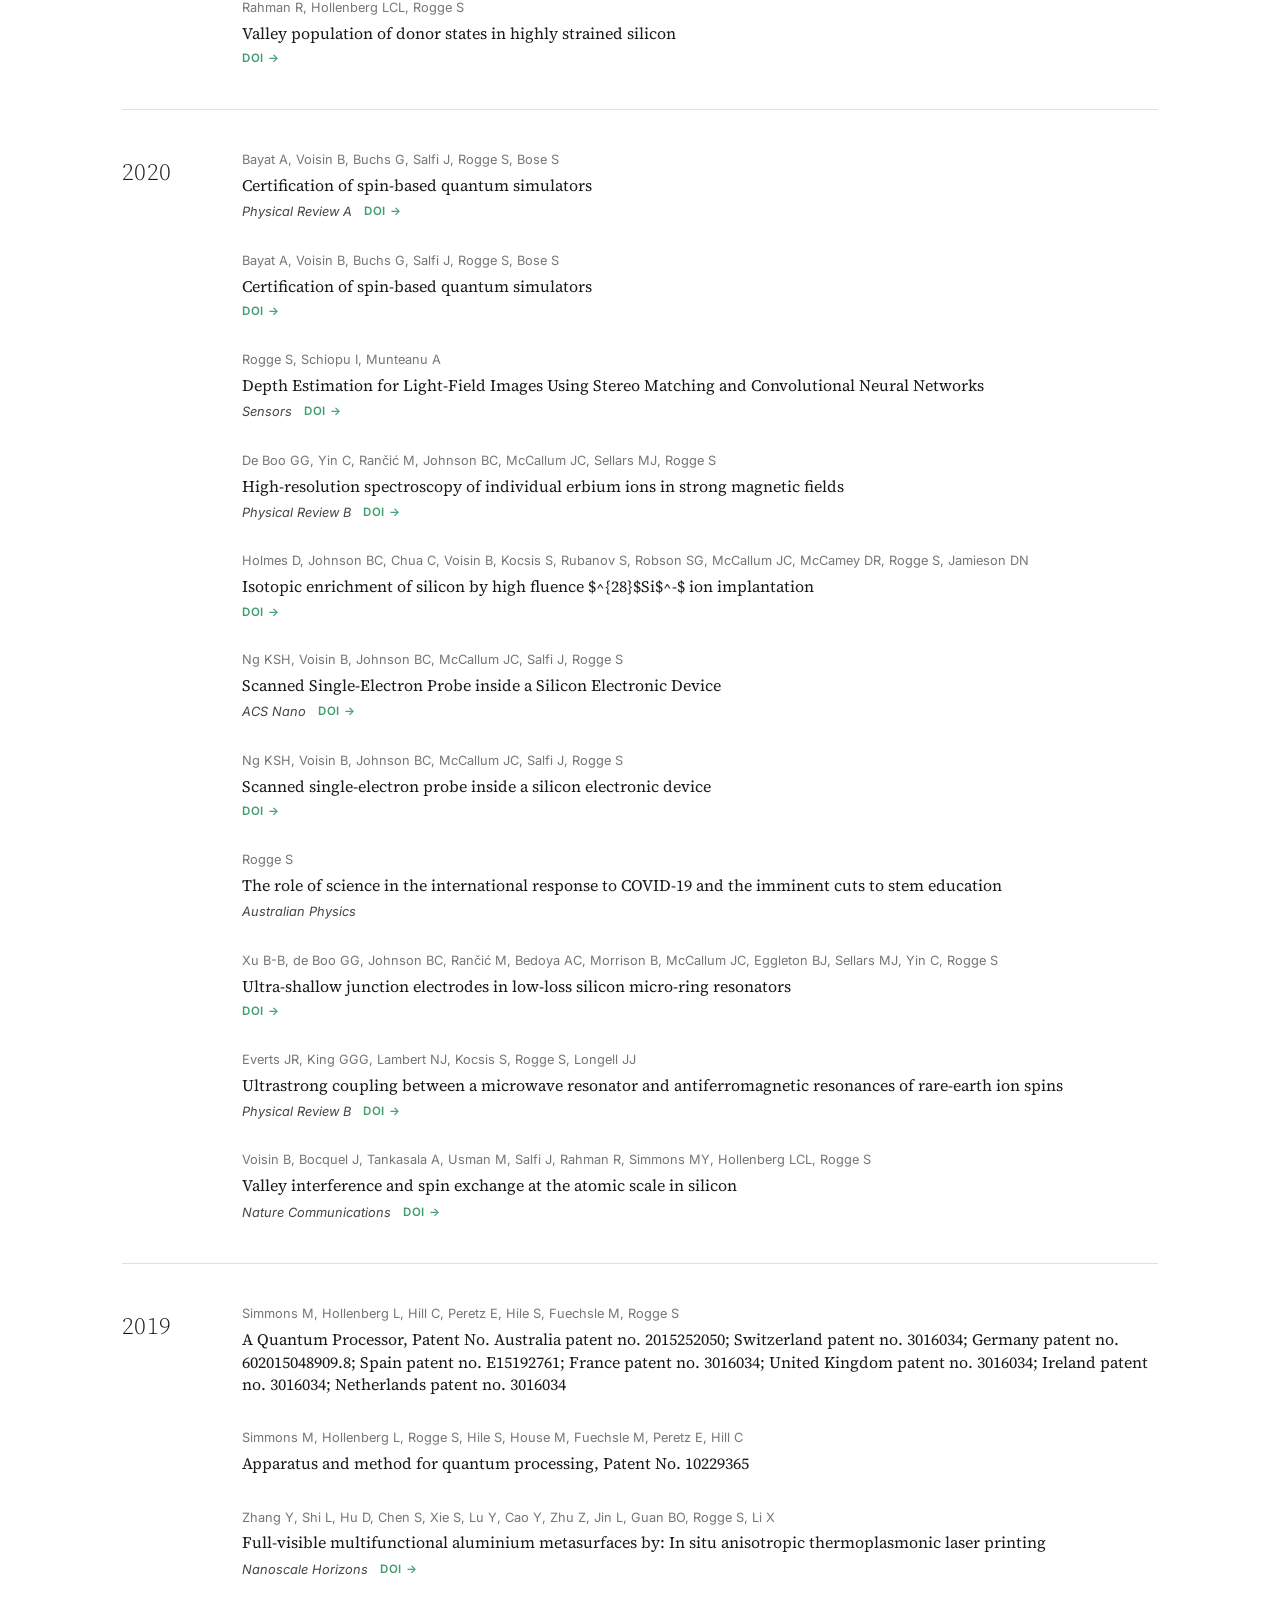
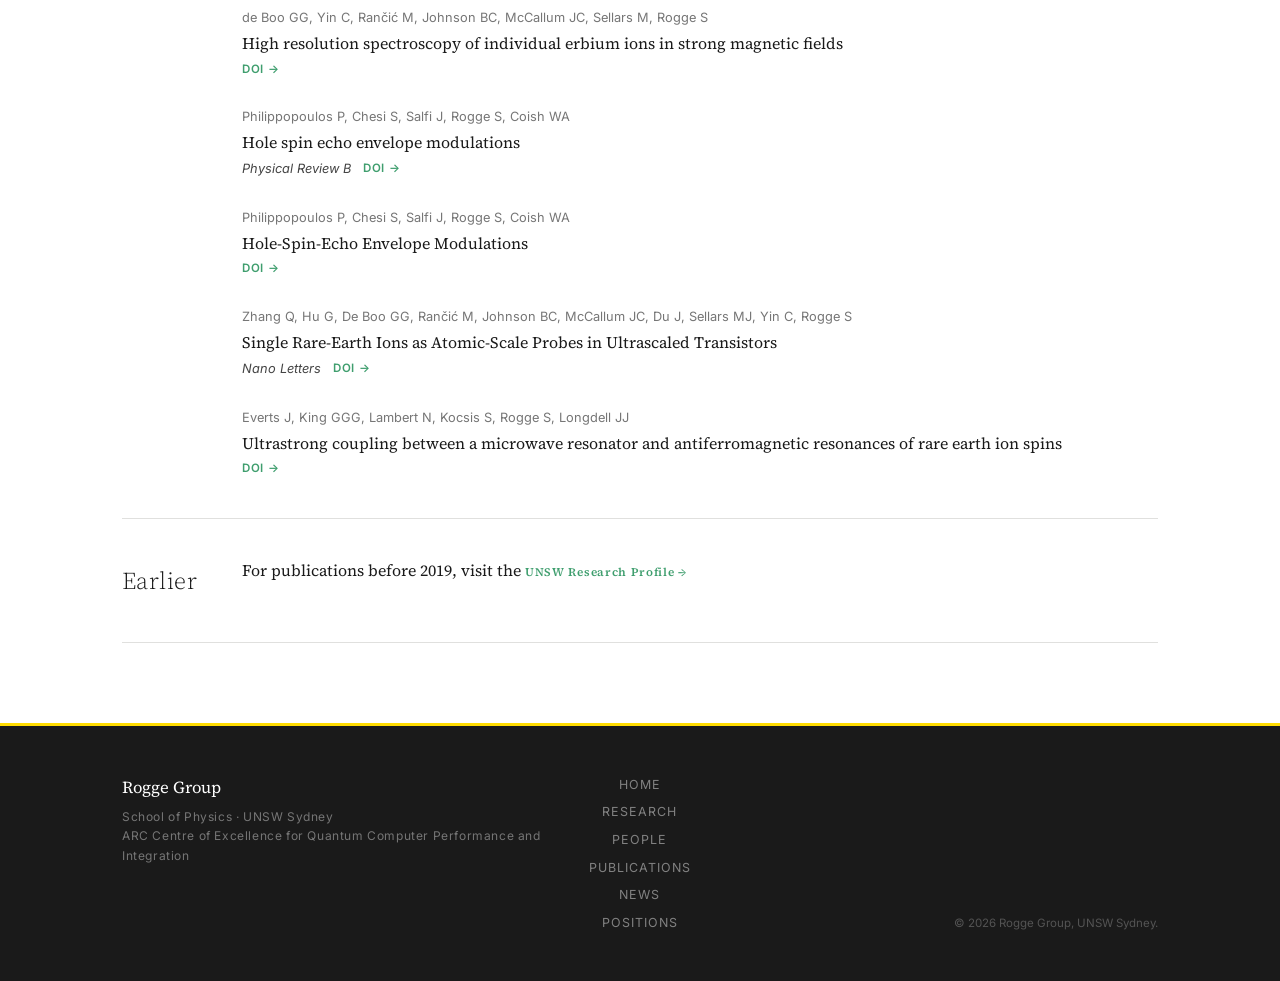
<file: publications.html>
<!DOCTYPE html>
<html lang="en">
<head>
  <meta charset="UTF-8" />
  <meta name="viewport" content="width=device-width, initial-scale=1.0" />
  <title>Publications &mdash; Rogge Group</title>
  <link rel="stylesheet" href="style.css" />
  <link rel="preconnect" href="https://fonts.googleapis.com" />
  <link rel="preconnect" href="https://fonts.gstatic.com" crossorigin />
  <link href="https://fonts.googleapis.com/css2?family=Source+Serif+4:ital,wght@0,300;0,400;0,600;1,300;1,400&family=Inter:wght@300;400;500;600&display=swap" rel="stylesheet" />
</head>
<body>

  <nav class="nav">
    <a href="index.html" class="nav-brand">
      <span class="nav-brand-name">Rogge Group</span>
      <span class="nav-brand-sub">UNSW School of Physics</span>
    </a>
    <div class="nav-links">
      <a href="index.html" class="nav-link">Home</a>
      <a href="research.html" class="nav-link">Research</a>
      <a href="people.html" class="nav-link">People</a>
      <a href="publications.html" class="nav-link active">Publications</a>
      <a href="news.html" class="nav-link">News</a>
      <a href="positions.html" class="nav-link">Positions</a>
    </div>
    <button class="nav-menu-toggle" aria-label="Toggle menu">&#9776;</button>
  </nav>

  <div class="page-header">
    <div class="container">
      <div class="section-label">Research Output</div>
      <h1 class="page-title">Publications</h1>
      <p class="page-subtitle">
        Journal articles by the Rogge Group, auto-updated from the UNSW Research Profile.
        For the complete list see
        <a href="https://research.unsw.edu.au/people/scientia-professor-sven-rogge/publications" target="_blank" rel="noopener" class="page-header-link">UNSW Research</a>
        or
        <a href="https://scholar.google.com/citations?user=0EeBxOIAAAAJ" target="_blank" rel="noopener" class="page-header-link">Google Scholar</a>.
        <span class="pub-updated">Last updated: 28 Nov 2026</span>
      </p>
    </div>
  </div>

  <section class="section">
    <div class="container">

      <!-- 2026 -->
      <div class="pub-year-block">
        <div class="pub-year-label">2026</div>
        <div class="pub-list">
          <div class="pub-item">
            <div class="pub-authors">Fan W, Chen R, Yang Y, Wang J, Ahlefeldt RL, De Boo GG, Lyasota A, Hu G, Yang J, Johnson BC, McCallum JC, Sellars MJ, Rogge S, Xia K, Duan CK, Yin C</div>
            <div class="pub-title">Dipole-coupled Er3+ spins in silicon</div>
            <div class="pub-meta"><span class="pub-journal">Physical Review B</span> <a href="https://doi.org/10.1103/cfj1-wcb4" target="_blank" rel="noopener" class="pub-doi">DOI &rarr;</a></div>
          </div>
          <div class="pub-item">
            <div class="pub-authors">Singh SP, Bazzazi E, Bernal-García DN, White SJU, Latief HJ, Goldingay A, Rogge S, Slussarenko S, Ghafari F, Polino E, Tischler N</div>
            <div class="pub-title">Heralded Generation of a Three-Mode NOON State</div>
            <div class="pub-meta"><span class="pub-journal">Physical Review Letters</span> <a href="https://doi.org/10.1103/g2hh-pk9h" target="_blank" rel="noopener" class="pub-doi">DOI &rarr;</a></div>
          </div>
          <div class="pub-item">
            <div class="pub-authors">Singh SP, Bazzazi E, Bernal-García DN, White S, Latief HJ, Goldingay A, Rogge S, Slussarenko S, Ghafari F, Polino E, Tischler N</div>
            <div class="pub-title">Heralded generation of a three-mode NOON state</div>
            <div class="pub-meta"><a href="https://doi.org/10.48550/arxiv.2512.08458" target="_blank" rel="noopener" class="pub-doi">DOI &rarr;</a></div>
          </div>
          <div class="pub-item">
            <div class="pub-authors">Lyasota A, Bader J, Lim SQ, Johnson BC, McCallum JC, Li Q, Rogge S, Castelletto S</div>
            <div class="pub-title">Narrow magneto-optical transitions of erbium implanted into silicon carbide-on-insulator</div>
            <div class="pub-meta"><span class="pub-journal">Communications Materials</span> <a href="https://doi.org/10.1038/s43246-026-01154-5" target="_blank" rel="noopener" class="pub-doi">DOI &rarr;</a></div>
          </div>
          <div class="pub-item">
            <div class="pub-authors">Webster J, Kanitschar F, Polino E, White SJU, Rogge S, Ghafari F, Huber M, Tischler N</div>
            <div class="pub-title">Revealing high-dimensional entanglement through symmetry</div>
            <div class="pub-meta"><a href="https://doi.org/10.48550/arxiv.2606.23817" target="_blank" rel="noopener" class="pub-doi">DOI &rarr;</a></div>
          </div>
          <div class="pub-item">
            <div class="pub-authors">Bader J, Sato S-I, McCallum JC, Wang R, Lim SQ, Lyasota A, Broadway D, Johnson BC, Rogge S, Li Q, Castelletto S</div>
            <div class="pub-title">Room temperature Purcell enhanced single erbium ions in silicon-carbide-on-insulator microring resonators</div>
            <div class="pub-meta"><a href="https://doi.org/10.48550/arxiv.2605.05815" target="_blank" rel="noopener" class="pub-doi">DOI &rarr;</a></div>
          </div>
        </div>
      </div>

      <!-- 2025 -->
      <div class="pub-year-block">
        <div class="pub-year-label">2025</div>
        <div class="pub-list">
          <div class="pub-item">
            <div class="pub-authors">Berkman IR, Lyasota A, de Boo GG, Bartholomew JG, Lim SQ, Johnson BC, McCallum JC, Xu BB, Xie S, Abrosimov NV, Pohl HJ, Ahlefeldt RL, Sellars MJ, Yin C, Rogge S</div>
            <div class="pub-title">Long optical and electron spin coherence times for erbium ions in silicon</div>
            <div class="pub-meta"><span class="pub-journal">Npj Quantum Information</span> <a href="https://doi.org/10.1038/s41534-025-01008-x" target="_blank" rel="noopener" class="pub-doi">DOI &rarr;</a></div>
          </div>
          <div class="pub-item">
            <div class="pub-authors">Lyasota A, Bader J, Lim SQ, Johnson BC, McCallum JC, Li Q, Rogge S, Castelletto S</div>
            <div class="pub-title">Narrow magneto-optical transitions in Erbium implanted silicon carbide-on-insulator</div>
            <div class="pub-meta"><a href="https://doi.org/10.48550/arxiv.2511.00400" target="_blank" rel="noopener" class="pub-doi">DOI &rarr;</a></div>
          </div>
          <div class="pub-item">
            <div class="pub-authors">Bader J, Lim SQ, Inam FA, Lyasota A, Johnson BC, Peruzzo A, McCallum JC, Li Q, Rogge S, Castelletto S</div>
            <div class="pub-title">Photoluminescence Properties of Ion-Implanted Er3+ Defects in 4H-SiCOI for Integrated Quantum Photonics</div>
            <div class="pub-meta"><span class="pub-journal">ACS Applied Nano Materials</span> <a href="https://doi.org/10.1021/acsanm.5c00085" target="_blank" rel="noopener" class="pub-doi">DOI &rarr;</a></div>
          </div>
          <div class="pub-item">
            <div class="pub-authors">Villegas-Aguilar L, Wang Y, Pepper A, Baker TJ, Joch DJ, Rogge S, Pryde GJ, Slussarenko S, Tischler N, Wiseman HM</div>
            <div class="pub-title">Quantum Assemblage Tomography</div>
            <div class="pub-meta"><a href="https://doi.org/10.48550/arxiv.2408.15576" target="_blank" rel="noopener" class="pub-doi">DOI &rarr;</a></div>
          </div>
          <div class="pub-item">
            <div class="pub-authors">Villegas-Aguilar L, Wang Y, Pepper A, Baker TJ, Joch DJ, Rogge S, Pryde GJ, Slussarenko S, Tischler N, Wiseman HM</div>
            <div class="pub-title">Quantum assemblage tomography</div>
            <div class="pub-meta"><span class="pub-journal">Physical Review A</span> <a href="https://doi.org/10.1103/k686-kvdy" target="_blank" rel="noopener" class="pub-doi">DOI &rarr;</a></div>
          </div>
          <div class="pub-item">
            <div class="pub-authors">Schofield SR, Fisher AJ, Ginossar E, Lyding JW, Silver R, Fei F, Namboodiri P, Wyrick J, Masteghin MG, Cox DC, Murdin BN, Clowes SK, Keizer JG, Simmons MY, Stemp HG, Morello A, Voisin B, Rogge S, Wolkow RA, Livadaru L, Pitters J, Stock TJZ, Curson NJ, Butera RE, Pavlova TV, Jakob AM, Spemann D, Räcke P, Schmidt-Kaler F, Jamieson DN, Pratiush U, Duscher G, Kalinin SV, Kazazis D, Constantinou P, Aeppli G, Ekinci Y, Owen JHG, Fowler E, Moheimani SOR, Randall JN, Misra S, Ivie J, Allemang CR, Anderson EM, Bussmann E, Campbell Q, Gao X, Lu T-M, Schmucker SW</div>
            <div class="pub-title">Roadmap on Atomic-scale Semiconductor Devices</div>
            <div class="pub-meta"><a href="https://doi.org/10.48550/arxiv.2501.04535" target="_blank" rel="noopener" class="pub-doi">DOI &rarr;</a></div>
          </div>
          <div class="pub-item">
            <div class="pub-authors">Schofield SR, J Fisher A, Ginossar E, Lyding JW, Silver R, Fei F, Namboodiri P, Wyrick J, Masteghin MG, Cox DC, Murdin BN, Clowes SK, G Keizer J, Y Simmons M, Stemp HG, Morello A, Voisin B, Rogge S, A Wolkow R, Livadaru L, Pitters J, J Z Stock T, J Curson N, Butera RE, V Pavlova T, Jakob AM, Spemann D, Räcke P, Schmidt-Kaler F, Jamieson DN, Pratiush U, Duscher G, V Kalinin S, Kazazis D, Constantinou P, Aeppli G, Ekinci Y, Owen JHG, Fowler E, Moheimani SOR, Randall J, Misra S, A Ivie J, Allemang CR, Anderson EM, Bussmann E, Campbell Q, Gao X, Lu TM, Schmucker SW</div>
            <div class="pub-title">Roadmap on atomic-scale semiconductor devices</div>
            <div class="pub-meta"><span class="pub-journal">Nano Futures</span> <a href="https://doi.org/10.1088/2399-1984/ada901" target="_blank" rel="noopener" class="pub-doi">DOI &rarr;</a></div>
          </div>
        </div>
      </div>

      <!-- 2024 -->
      <div class="pub-year-block">
        <div class="pub-year-label">2024</div>
        <div class="pub-list">
          <div class="pub-item">
            <div class="pub-authors">Polino E, Villegas-Aguilar L, Poderini D, Walk N, Ghafari F, Quintino MT, Lyasota A, Rogge S, Chaves R, Pryde GJ, Cavalcanti EG, Tischler N, Slussarenko S</div>
            <div class="pub-title">Experimental quantum randomness enhanced by a quantum network</div>
            <div class="pub-meta"><a href="https://doi.org/10.48550/arxiv.2412.16973" target="_blank" rel="noopener" class="pub-doi">DOI &rarr;</a></div>
          </div>
          <div class="pub-item">
            <div class="pub-authors">Zhang Y, Guan H, Sheng T, Chen R, Rogge S, Du J, Yin C</div>
            <div class="pub-title">Fast Thermodynamic Study on a Silicon Nanotransistor at Cryogenic Temperatures</div>
            <div class="pub-meta"><span class="pub-journal">Nano Letters</span> <a href="https://doi.org/10.1021/acs.nanolett.4c01424" target="_blank" rel="noopener" class="pub-doi">DOI &rarr;</a></div>
          </div>
          <div class="pub-item">
            <div class="pub-authors">Villegas-Aguilar L, Polino E, Ghafari F, Quintino MT, Laverick KT, Berkman IR, Rogge S, Shalm LK, Tischler N, Cavalcanti EG, Slussarenko S, Pryde GJ</div>
            <div class="pub-title">Nonlocality activation in a photonic quantum network</div>
            <div class="pub-meta"><span class="pub-journal">Nature Communications</span> <a href="https://doi.org/10.1038/s41467-024-47354-w" target="_blank" rel="noopener" class="pub-doi">DOI &rarr;</a></div>
          </div>
          <div class="pub-item">
            <div class="pub-authors">Villegas-Aguilar L, Polino E, Ghafari F, Quintino MT, Laverick K, Berkman IR, Rogge S, Shalm LK, Tischler N, Cavalcanti EG, Slussarenko S, Pryde GJ</div>
            <div class="pub-title">Nonlocality activation in a photonic quantum network</div>
            <div class="pub-meta"><a href="https://doi.org/10.48550/arxiv.2309.06501" target="_blank" rel="noopener" class="pub-doi">DOI &rarr;</a></div>
          </div>
        </div>
      </div>

      <!-- 2023 -->
      <div class="pub-year-block">
        <div class="pub-year-label">2023</div>
        <div class="pub-list">
          <div class="pub-item">
            <div class="pub-authors">Voisin B, Salfi J, Rogge S</div>
            <div class="pub-title">A quantum processing system, Patent No. Australia - 2019304104; Taiwan - I811402; United States - 11610985; China - CN112823136B;</div>
            <div class="pub-meta"></div>
          </div>
          <div class="pub-item">
            <div class="pub-authors">Voisin B, Salfi J, St Médar DD, Johnson BC, McCallum JC, Simmons MY, Rogge S, St Medar DD</div>
            <div class="pub-title">A solid-state quantum microscope for wavefunction control of an atom-based quantum dot device in silicon</div>
            <div class="pub-meta"><span class="pub-journal">Nature Electronics</span> <a href="https://doi.org/10.1038/s41928-023-00979-z" target="_blank" rel="noopener" class="pub-doi">DOI &rarr;</a></div>
          </div>
          <div class="pub-item">
            <div class="pub-authors">Berkman IR, Lyasota A, de Boo GG, Bartholomew JG, Lim SQ, Johnson BC, McCallum JC, Xu B-B, Xie S, Abrosimov NV, Pohl H-J, Ahlefeldt RL, Sellars MJ, Yin C, Rogge S</div>
            <div class="pub-title">Millisecond electron spin coherence time for erbium ions in silicon</div>
            <div class="pub-meta"><a href="https://doi.org/10.48550/arxiv.2307.10021" target="_blank" rel="noopener" class="pub-doi">DOI &rarr;</a></div>
          </div>
          <div class="pub-item">
            <div class="pub-authors">Berkman IR, Lyasota A, De Boo GG, Bartholomew JG, Johnson BC, McCallum JC, Xu BB, Xie S, Ahlefeldt RL, Sellars MJ, Yin C, Rogge S</div>
            <div class="pub-title">Observing Er3+ Sites in Si with an in Situ Single-Photon Detector</div>
            <div class="pub-meta"><span class="pub-journal">Physical Review Applied</span> <a href="https://doi.org/10.1103/PhysRevApplied.19.014037" target="_blank" rel="noopener" class="pub-doi">DOI &rarr;</a></div>
          </div>
          <div class="pub-item">
            <div class="pub-authors">Zhang Y, Fan W, Yang J, Guan H, Zhang Q, Qin X, Duan C, de Boo GG, Johnson BC, McCallum JC, Sellars MJ, Rogge S, Yin C, Du J</div>
            <div class="pub-title">Photoionisation detection of a single Er3+ ion with sub-100-ns time resolution</div>
            <div class="pub-meta"><span class="pub-journal">National Science Review</span> <a href="https://doi.org/10.1093/nsr/nwad134" target="_blank" rel="noopener" class="pub-doi">DOI &rarr;</a></div>
          </div>
        </div>
      </div>

      <!-- 2022 -->
      <div class="pub-year-block">
        <div class="pub-year-label">2022</div>
        <div class="pub-list">
          <div class="pub-item">
            <div class="pub-authors">Joch DJ, Slussarenko S, Wang Y, Pepper A, Xie S, Xu BB, Berkman IR, Rogge S, Pryde GJ</div>
            <div class="pub-title">Certified random-number generation from quantum steering</div>
            <div class="pub-meta"><span class="pub-journal">Physical Review A</span> <a href="https://doi.org/10.1103/PhysRevA.106.L050401" target="_blank" rel="noopener" class="pub-doi">DOI &rarr;</a></div>
          </div>
          <div class="pub-item">
            <div class="pub-authors">Hu G, De Boo GG, Johnson BC, McCallum JC, Sellars MJ, Yin C, Rogge S</div>
            <div class="pub-title">Erratum: Time-Resolved Photoionization Detection of a Single Er3+Ion in Silicon (Nano Letters (2022) 22:1 (396-401) DOI: 10.1021/acs.nanolett.1c04072)</div>
            <div class="pub-meta"><span class="pub-journal">Nano Letters</span> <a href="https://doi.org/10.1021/acs.nanolett.2c00173" target="_blank" rel="noopener" class="pub-doi">DOI &rarr;</a></div>
          </div>
          <div class="pub-item">
            <div class="pub-authors">Krauth FN, Gorman SK, He Y, Jones MT, Macha P, Kocsis S, Chua C, Voisin B, Rogge S, Rahman R, Chung Y, Simmons MY</div>
            <div class="pub-title">Flopping-Mode Electric Dipole Spin Resonance in Phosphorus Donor Qubits in Silicon</div>
            <div class="pub-meta"><span class="pub-journal">Physical Review Applied</span> <a href="https://doi.org/10.1103/PhysRevApplied.17.054006" target="_blank" rel="noopener" class="pub-doi">DOI &rarr;</a></div>
          </div>
          <div class="pub-item">
            <div class="pub-authors">Rogge S</div>
            <div class="pub-title">From the Executive</div>
            <div class="pub-meta"><span class="pub-journal">Australian Physics</span></div>
          </div>
          <div class="pub-item">
            <div class="pub-authors">Zhang Y, Fan W, Yang J, Guan H, Zhang Q, Qin X, Duan C, de Boo GG, Johnson BC, McCallum JC, Sellars MJ, Rogge S, Yin C, Du J</div>
            <div class="pub-title">Photoionization detection of a single Er$^{3+}$ ion with sub-100-ns time resolution</div>
            <div class="pub-meta"><a href="https://doi.org/10.48550/arxiv.2212.00440" target="_blank" rel="noopener" class="pub-doi">DOI &rarr;</a></div>
          </div>
          <div class="pub-item">
            <div class="pub-authors">Rogge S</div>
            <div class="pub-title">President’s Column</div>
            <div class="pub-meta"><span class="pub-journal">Australian Physics</span></div>
          </div>
          <div class="pub-item">
            <div class="pub-authors">Mikhail D, Voisin B, St Medar DD, Buchs G, Rogge S, Rachel S</div>
            <div class="pub-title">Quasiparticle excitations in a one-dimensional interacting topological insulator: Application for dopant-based quantum simulation</div>
            <div class="pub-meta"><span class="pub-journal">Physical Review B</span> <a href="https://doi.org/10.1103/PhysRevB.106.195408" target="_blank" rel="noopener" class="pub-doi">DOI &rarr;</a></div>
          </div>
          <div class="pub-item">
            <div class="pub-authors">Mikhail D, Voisin B, Medar DDS, Buchs G, Rogge S, Rachel S</div>
            <div class="pub-title">Quasiparticle excitations in a one-dimensional interacting topological insulator: Application for dopant-based quantum simulation</div>
            <div class="pub-meta"><a href="https://doi.org/10.48550/arxiv.2208.03906" target="_blank" rel="noopener" class="pub-doi">DOI &rarr;</a></div>
          </div>
          <div class="pub-item">
            <div class="pub-authors">Tankasala A, Voisin B, Kembrey Z, Salfi J, Hsueh YL, Osika EN, Rogge S, Rahman R</div>
            <div class="pub-title">Shallow dopant pairs in silicon: An atomistic full configuration interaction study</div>
            <div class="pub-meta"><span class="pub-journal">Physical Review B</span> <a href="https://doi.org/10.1103/PhysRevB.105.155158" target="_blank" rel="noopener" class="pub-doi">DOI &rarr;</a></div>
          </div>
          <div class="pub-item">
            <div class="pub-authors">Hu G, Ahlefeldt RL, De Boo GG, Lyasota A, Johnson BC, McCallum JC, Sellars MJ, Yin C, Rogge S</div>
            <div class="pub-title">Single site optical spectroscopy of coupled Er3+ion pairs in silicon</div>
            <div class="pub-meta"><span class="pub-journal">Quantum Science and Technology</span> <a href="https://doi.org/10.1088/2058-9565/ac56c7" target="_blank" rel="noopener" class="pub-doi">DOI &rarr;</a></div>
          </div>
          <div class="pub-item">
            <div class="pub-authors">Yang J, Wang J, Fan W, Zhang Y, Duan C, Hu G, De Boo GG, Johnson BC, McCallum JC, Rogge S, Yin C, Du J</div>
            <div class="pub-title">Spectral Broadening of a Single Er3+ Ion in a Si Nanotransistor</div>
            <div class="pub-meta"><span class="pub-journal">Physical Review Applied</span> <a href="https://doi.org/10.1103/PhysRevApplied.18.034018" target="_blank" rel="noopener" class="pub-doi">DOI &rarr;</a></div>
          </div>
          <div class="pub-item">
            <div class="pub-authors">Yang J, Wang J, Fan W, Zhang Y, Duan C, Hu G, de Boo GG, Johnson BC, McCallum JC, Rogge S, Yin C, Du J</div>
            <div class="pub-title">Spectral broadening of a single Er$^{3+}$ ion in a Si nano-transistor</div>
            <div class="pub-meta"><a href="https://doi.org/10.48550/arxiv.2201.11472" target="_blank" rel="noopener" class="pub-doi">DOI &rarr;</a></div>
          </div>
          <div class="pub-item">
            <div class="pub-authors">Osika EN, Kocsis S, Hsueh YL, Monir S, Chua C, Lam H, Voisin B, Simmons MY, Rogge S, Rahman R</div>
            <div class="pub-title">Spin-Photon Coupling for Atomic Qubit Devices in Silicon</div>
            <div class="pub-meta"><span class="pub-journal">Physical Review Applied</span> <a href="https://doi.org/10.1103/PhysRevApplied.17.054007" target="_blank" rel="noopener" class="pub-doi">DOI &rarr;</a></div>
          </div>
          <div class="pub-item">
            <div class="pub-authors">Yang J, Fan W, Zhang Y, Duan C, de Boo GG, Ahlefeldt RL, Longdell JJ, Johnson BC, McCallum JC, Sellars MJ, Rogge S, Yin C, Du J</div>
            <div class="pub-title">The Zeeman and hyperfine interactions of a single $^{167}Er^{3+}$ ion in Si</div>
            <div class="pub-meta"><a href="https://doi.org/10.48550/arxiv.2204.11416" target="_blank" rel="noopener" class="pub-doi">DOI &rarr;</a></div>
          </div>
          <div class="pub-item">
            <div class="pub-authors">Hu G, De Boo GG, Johnson BC, McCallum JC, Sellars MJ, Yin C, Rogge S</div>
            <div class="pub-title">Time-Resolved Photoionization Detection of a Single Er3+Ion in Silicon</div>
            <div class="pub-meta"><span class="pub-journal">Nano Letters</span> <a href="https://doi.org/10.1021/acs.nanolett.1c04072" target="_blank" rel="noopener" class="pub-doi">DOI &rarr;</a></div>
          </div>
          <div class="pub-item">
            <div class="pub-authors">Voisin B, Ng KSH, Salfi J, Usman M, Wong JC, Tankasala A, Johnson BC, McCallum JC, Hutin L, Bertrand B, Vinet M, Valanoor N, Simmons MY, Rahman R, Hollenberg LCL, Rogge S</div>
            <div class="pub-title">Valley population of donor states in highly strained silicon</div>
            <div class="pub-meta"><span class="pub-journal">Materials for Quantum Technology</span> <a href="https://doi.org/10.1088/2633-4356/ac5d1d" target="_blank" rel="noopener" class="pub-doi">DOI &rarr;</a></div>
          </div>
          <div class="pub-item">
            <div class="pub-authors">Yang J, Fan W, Zhang Y, Duan C, De Boo GG, Ahlefeldt RL, Longdell JJ, Johnson BC, McCallum JC, Sellars MJ, Rogge S, Yin C, Du J</div>
            <div class="pub-title">Zeeman and hyperfine interactions of a single Er 3+ 167 ion in Si</div>
            <div class="pub-meta"><span class="pub-journal">Physical Review B</span> <a href="https://doi.org/10.1103/PhysRevB.105.235306" target="_blank" rel="noopener" class="pub-doi">DOI &rarr;</a></div>
          </div>
        </div>
      </div>

      <!-- 2021 -->
      <div class="pub-year-block">
        <div class="pub-year-label">2021</div>
        <div class="pub-list">
          <div class="pub-item">
            <div class="pub-authors">Simmons M, Hollenberg L, Rogge S, Hile S, House M, Fuechsle M, Peretz E, Hill C</div>
            <div class="pub-title">Advanced processing apparatus, Patent No. Australian 2021 pat no.2015252051</div>
            <div class="pub-meta"></div>
          </div>
          <div class="pub-item">
            <div class="pub-authors">Joch DJ, Slussarenko S, Wang Y, Pepper A, Xie S, Xu B-B, Berkman IR, Rogge S, Pryde GJ</div>
            <div class="pub-title">Certified Random Number Generation from Quantum Steering</div>
            <div class="pub-meta"><a href="https://doi.org/10.48550/arxiv.2111.09506" target="_blank" rel="noopener" class="pub-doi">DOI &rarr;</a></div>
          </div>
          <div class="pub-item">
            <div class="pub-authors">Kobayashi T, Salfi J, Chua C, van der Heijden J, House MG, Culcer D, Hutchison WD, Johnson BC, McCallum JC, Riemann H, Abrosimov NV, Becker P, Pohl HJ, Simmons MY, Rogge S</div>
            <div class="pub-title">Engineering long spin coherence times of spin–orbit qubits in silicon</div>
            <div class="pub-meta"><span class="pub-journal">Nature Materials</span> <a href="https://doi.org/10.1038/s41563-020-0743-3" target="_blank" rel="noopener" class="pub-doi">DOI &rarr;</a></div>
          </div>
          <div class="pub-item">
            <div class="pub-authors">Krauth FN, Gorman SK, He Y, Jones MT, Macha P, Kocsis S, Chua C, Voisin B, Rogge S, Rahman R, Chung Y, Simmons MY</div>
            <div class="pub-title">Flopping-mode electric dipole spin resonance in phosphorus donor qubits in silicon</div>
            <div class="pub-meta"><a href="https://doi.org/10.48550/arxiv.2105.02906" target="_blank" rel="noopener" class="pub-doi">DOI &rarr;</a></div>
          </div>
          <div class="pub-item">
            <div class="pub-authors">Holmes D, Johnson BC, Chua C, Voisin B, Kocsis S, Rubanov S, Robson SG, McCallum JC, McCamey DR, Rogge S, Jamieson DN</div>
            <div class="pub-title">Isotopic enrichment of silicon by high fluence 28Si- ion implantation</div>
            <div class="pub-meta"><span class="pub-journal">Physical Review Materials</span> <a href="https://doi.org/10.1103/PhysRevMaterials.5.014601" target="_blank" rel="noopener" class="pub-doi">DOI &rarr;</a></div>
          </div>
          <div class="pub-item">
            <div class="pub-authors">Voisin B, Salfi J, Rahman R, Rogge S</div>
            <div class="pub-title">Novel characterisation of dopant-based qubits</div>
            <div class="pub-meta"><a href="https://doi.org/10.48550/arxiv.2107.00784" target="_blank" rel="noopener" class="pub-doi">DOI &rarr;</a></div>
          </div>
          <div class="pub-item">
            <div class="pub-authors">Voisin B, Salfi J, Rahman R, Rogge S</div>
            <div class="pub-title">Novel characterization of dopant-based qubits</div>
            <div class="pub-meta"><span class="pub-journal">MRS Bulletin</span> <a href="https://doi.org/10.1557/s43577-021-00136-x" target="_blank" rel="noopener" class="pub-doi">DOI &rarr;</a></div>
          </div>
          <div class="pub-item">
            <div class="pub-authors">Hu G, Ahlefeldt RL, de Boo GG, Lyasota A, Johnson BC, McCallum JC, Sellars MJ, Yin C, Rogge S</div>
            <div class="pub-title">Optical and Zeeman spectroscopy of individual Er ion pairs in silicon</div>
            <div class="pub-meta"><a href="https://doi.org/10.48550/arxiv.2108.07442" target="_blank" rel="noopener" class="pub-doi">DOI &rarr;</a></div>
          </div>
          <div class="pub-item">
            <div class="pub-authors">Wang Z, Marcellina E, Hamilton AR, Cullen JH, Rogge S, Salfi J, Culcer D</div>
            <div class="pub-title">Optimal operation points for ultrafast, highly coherent Ge hole spin-orbit qubits</div>
            <div class="pub-meta"><span class="pub-journal">Npj Quantum Information</span> <a href="https://doi.org/10.1038/s41534-021-00386-2" target="_blank" rel="noopener" class="pub-doi">DOI &rarr;</a></div>
          </div>
          <div class="pub-item">
            <div class="pub-authors">Wang Z, Marcellina E, Hamilton AR, Cullen JH, Rogge S, Salfi J, Culcer D</div>
            <div class="pub-title">Optimal operation points for ultrafast, highly coherent Ge hole spin-orbit qubits</div>
            <div class="pub-meta"><a href="https://doi.org/10.48550/arxiv.1911.11143" target="_blank" rel="noopener" class="pub-doi">DOI &rarr;</a></div>
          </div>
          <div class="pub-item">
            <div class="pub-authors">Bonatto D, Fachada S, Rogge S, Munteanu A, Lafruit G</div>
            <div class="pub-title">Real-Time Depth Video-Based Rendering for 6-DoF HMD Navigation and Light Field Displays</div>
            <div class="pub-meta"><span class="pub-journal">IEEE Access</span> <a href="https://doi.org/10.1109/ACCESS.2021.3123529" target="_blank" rel="noopener" class="pub-doi">DOI &rarr;</a></div>
          </div>
          <div class="pub-item">
            <div class="pub-authors">Osika EN, Kocsis S, Hsueh Y-L, Monir S, Chua C, Lam H, Voisin B, Rogge S, Rahman R</div>
            <div class="pub-title">Spin-photon coupling for atomic qubit devices in silicon</div>
            <div class="pub-meta"><a href="https://doi.org/10.48550/arxiv.2105.02904" target="_blank" rel="noopener" class="pub-doi">DOI &rarr;</a></div>
          </div>
          <div class="pub-item">
            <div class="pub-authors">Berkman IR, Lyasota A, de Boo GG, Bartholomew JG, Johnson BC, McCallum JC, Xu B-B, Xie S, Ahlefeldt RL, Sellars MJ, Yin C, Rogge S</div>
            <div class="pub-title">Sub-megahertz homogeneous linewidth for Er in Si via in situ single photon detection</div>
            <div class="pub-meta"><a href="https://doi.org/10.48550/arxiv.2108.07090" target="_blank" rel="noopener" class="pub-doi">DOI &rarr;</a></div>
          </div>
          <div class="pub-item">
            <div class="pub-authors">Xu BB, De Boo GG, Johnson BC, Rančić M, Bedoya AC, Morrison B, McCallum JC, Eggleton BJ, Sellars MJ, Yin C, Rogge S</div>
            <div class="pub-title">Ultrashallow Junction Electrodes in Low-Loss Silicon Microring Resonators</div>
            <div class="pub-meta"><span class="pub-journal">Physical Review Applied</span> <a href="https://doi.org/10.1103/PhysRevApplied.15.044014" target="_blank" rel="noopener" class="pub-doi">DOI &rarr;</a></div>
          </div>
          <div class="pub-item">
            <div class="pub-authors">Voisin B, Bocquel J, Tankasala A, Usman M, Salfi J, Rahman R, Simmons MY, Hollenberg LCL, Rogge S</div>
            <div class="pub-title">Valley interference and spin exchange at the atomic scale in silicon</div>
            <div class="pub-meta"><a href="https://doi.org/10.48550/arxiv.2105.10931" target="_blank" rel="noopener" class="pub-doi">DOI &rarr;</a></div>
          </div>
          <div class="pub-item">
            <div class="pub-authors">Voisin B, Ng KSH, Salfi J, Usman M, Wong JC, Tankasala A, Johnson BC, McCallum JC, Hutin L, Bertrand B, Vinet M, Valanoor N, Simmons MY, Rahman R, Hollenberg LCL, Rogge S</div>
            <div class="pub-title">Valley population of donor states in highly strained silicon</div>
            <div class="pub-meta"><a href="https://doi.org/10.48550/arxiv.2109.08540" target="_blank" rel="noopener" class="pub-doi">DOI &rarr;</a></div>
          </div>
        </div>
      </div>

      <!-- 2020 -->
      <div class="pub-year-block">
        <div class="pub-year-label">2020</div>
        <div class="pub-list">
          <div class="pub-item">
            <div class="pub-authors">Bayat A, Voisin B, Buchs G, Salfi J, Rogge S, Bose S</div>
            <div class="pub-title">Certification of spin-based quantum simulators</div>
            <div class="pub-meta"><span class="pub-journal">Physical Review A</span> <a href="https://doi.org/10.1103/PhysRevA.101.052344" target="_blank" rel="noopener" class="pub-doi">DOI &rarr;</a></div>
          </div>
          <div class="pub-item">
            <div class="pub-authors">Bayat A, Voisin B, Buchs G, Salfi J, Rogge S, Bose S</div>
            <div class="pub-title">Certification of spin-based quantum simulators</div>
            <div class="pub-meta"><a href="https://doi.org/10.48550/arxiv.1905.01724" target="_blank" rel="noopener" class="pub-doi">DOI &rarr;</a></div>
          </div>
          <div class="pub-item">
            <div class="pub-authors">Rogge S, Schiopu I, Munteanu A</div>
            <div class="pub-title">Depth Estimation for Light-Field Images Using Stereo Matching and Convolutional Neural Networks</div>
            <div class="pub-meta"><span class="pub-journal">Sensors</span> <a href="https://doi.org/10.3390/s20216188" target="_blank" rel="noopener" class="pub-doi">DOI &rarr;</a></div>
          </div>
          <div class="pub-item">
            <div class="pub-authors">De Boo GG, Yin C, Rančić M, Johnson BC, McCallum JC, Sellars MJ, Rogge S</div>
            <div class="pub-title">High-resolution spectroscopy of individual erbium ions in strong magnetic fields</div>
            <div class="pub-meta"><span class="pub-journal">Physical Review B</span> <a href="https://doi.org/10.1103/PhysRevB.102.155309" target="_blank" rel="noopener" class="pub-doi">DOI &rarr;</a></div>
          </div>
          <div class="pub-item">
            <div class="pub-authors">Holmes D, Johnson BC, Chua C, Voisin B, Kocsis S, Rubanov S, Robson SG, McCallum JC, McCamey DR, Rogge S, Jamieson DN</div>
            <div class="pub-title">Isotopic enrichment of silicon by high fluence $^{28}$Si$^-$ ion implantation</div>
            <div class="pub-meta"><a href="https://doi.org/10.48550/arxiv.2009.08594" target="_blank" rel="noopener" class="pub-doi">DOI &rarr;</a></div>
          </div>
          <div class="pub-item">
            <div class="pub-authors">Ng KSH, Voisin B, Johnson BC, McCallum JC, Salfi J, Rogge S</div>
            <div class="pub-title">Scanned Single-Electron Probe inside a Silicon Electronic Device</div>
            <div class="pub-meta"><span class="pub-journal">ACS Nano</span> <a href="https://doi.org/10.1021/acsnano.0c00736" target="_blank" rel="noopener" class="pub-doi">DOI &rarr;</a></div>
          </div>
          <div class="pub-item">
            <div class="pub-authors">Ng KSH, Voisin B, Johnson BC, McCallum JC, Salfi J, Rogge S</div>
            <div class="pub-title">Scanned single-electron probe inside a silicon electronic device</div>
            <div class="pub-meta"><a href="https://doi.org/10.48550/arxiv.2001.10225" target="_blank" rel="noopener" class="pub-doi">DOI &rarr;</a></div>
          </div>
          <div class="pub-item">
            <div class="pub-authors">Rogge S</div>
            <div class="pub-title">The role of science in the international response to COVID-19 and the imminent cuts to stem education</div>
            <div class="pub-meta"><span class="pub-journal">Australian Physics</span></div>
          </div>
          <div class="pub-item">
            <div class="pub-authors">Xu B-B, de Boo GG, Johnson BC, Rančić M, Bedoya AC, Morrison B, McCallum JC, Eggleton BJ, Sellars MJ, Yin C, Rogge S</div>
            <div class="pub-title">Ultra-shallow junction electrodes in low-loss silicon micro-ring resonators</div>
            <div class="pub-meta"><a href="https://doi.org/10.48550/arxiv.2011.14792" target="_blank" rel="noopener" class="pub-doi">DOI &rarr;</a></div>
          </div>
          <div class="pub-item">
            <div class="pub-authors">Everts JR, King GGG, Lambert NJ, Kocsis S, Rogge S, Longell JJ</div>
            <div class="pub-title">Ultrastrong coupling between a microwave resonator and antiferromagnetic resonances of rare-earth ion spins</div>
            <div class="pub-meta"><span class="pub-journal">Physical Review B</span> <a href="https://doi.org/10.1103/PhysRevB.101.214414" target="_blank" rel="noopener" class="pub-doi">DOI &rarr;</a></div>
          </div>
          <div class="pub-item">
            <div class="pub-authors">Voisin B, Bocquel J, Tankasala A, Usman M, Salfi J, Rahman R, Simmons MY, Hollenberg LCL, Rogge S</div>
            <div class="pub-title">Valley interference and spin exchange at the atomic scale in silicon</div>
            <div class="pub-meta"><span class="pub-journal">Nature Communications</span> <a href="https://doi.org/10.1038/s41467-020-19835-1" target="_blank" rel="noopener" class="pub-doi">DOI &rarr;</a></div>
          </div>
        </div>
      </div>

      <!-- 2019 -->
      <div class="pub-year-block">
        <div class="pub-year-label">2019</div>
        <div class="pub-list">
          <div class="pub-item">
            <div class="pub-authors">Simmons M, Hollenberg L, Hill C, Peretz E, Hile S, Fuechsle M, Rogge S</div>
            <div class="pub-title">A Quantum Processor, Patent No. Australia patent no. 2015252050; Switzerland patent no. 3016034; Germany patent no. 602015048909.8; Spain patent no. E15192761; France patent no. 3016034; United Kingdom patent no. 3016034; Ireland patent no. 3016034; Netherlands patent no. 3016034</div>
            <div class="pub-meta"></div>
          </div>
          <div class="pub-item">
            <div class="pub-authors">Simmons M, Hollenberg L, Rogge S, Hile S, House M, Fuechsle M, Peretz E, Hill C</div>
            <div class="pub-title">Apparatus and method for quantum processing, Patent No. 10229365</div>
            <div class="pub-meta"></div>
          </div>
          <div class="pub-item">
            <div class="pub-authors">Zhang Y, Shi L, Hu D, Chen S, Xie S, Lu Y, Cao Y, Zhu Z, Jin L, Guan BO, Rogge S, Li X</div>
            <div class="pub-title">Full-visible multifunctional aluminium metasurfaces by: In situ anisotropic thermoplasmonic laser printing</div>
            <div class="pub-meta"><span class="pub-journal">Nanoscale Horizons</span> <a href="https://doi.org/10.1039/c9nh00003h" target="_blank" rel="noopener" class="pub-doi">DOI &rarr;</a></div>
          </div>
          <div class="pub-item">
            <div class="pub-authors">de Boo GG, Yin C, Rančić M, Johnson BC, McCallum JC, Sellars M, Rogge S</div>
            <div class="pub-title">High resolution spectroscopy of individual erbium ions in strong magnetic fields</div>
            <div class="pub-meta"><a href="https://doi.org/10.48550/arxiv.1912.05795" target="_blank" rel="noopener" class="pub-doi">DOI &rarr;</a></div>
          </div>
          <div class="pub-item">
            <div class="pub-authors">Philippopoulos P, Chesi S, Salfi J, Rogge S, Coish WA</div>
            <div class="pub-title">Hole spin echo envelope modulations</div>
            <div class="pub-meta"><span class="pub-journal">Physical Review B</span> <a href="https://doi.org/10.1103/PhysRevB.100.125402" target="_blank" rel="noopener" class="pub-doi">DOI &rarr;</a></div>
          </div>
          <div class="pub-item">
            <div class="pub-authors">Philippopoulos P, Chesi S, Salfi J, Rogge S, Coish WA</div>
            <div class="pub-title">Hole-Spin-Echo Envelope Modulations</div>
            <div class="pub-meta"><a href="https://doi.org/10.48550/arxiv.1906.11953" target="_blank" rel="noopener" class="pub-doi">DOI &rarr;</a></div>
          </div>
          <div class="pub-item">
            <div class="pub-authors">Zhang Q, Hu G, De Boo GG, Rančić M, Johnson BC, McCallum JC, Du J, Sellars MJ, Yin C, Rogge S</div>
            <div class="pub-title">Single Rare-Earth Ions as Atomic-Scale Probes in Ultrascaled Transistors</div>
            <div class="pub-meta"><span class="pub-journal">Nano Letters</span> <a href="https://doi.org/10.1021/acs.nanolett.9b01281" target="_blank" rel="noopener" class="pub-doi">DOI &rarr;</a></div>
          </div>
          <div class="pub-item">
            <div class="pub-authors">Everts J, King GGG, Lambert N, Kocsis S, Rogge S, Longdell JJ</div>
            <div class="pub-title">Ultrastrong coupling between a microwave resonator and antiferromagnetic resonances of rare earth ion spins</div>
            <div class="pub-meta"><a href="https://doi.org/10.48550/arxiv.1911.11311" target="_blank" rel="noopener" class="pub-doi">DOI &rarr;</a></div>
          </div>
        </div>
      </div>

      <!-- Earlier -->
      <div class="pub-year-block">
        <div class="pub-year-label">Earlier</div>
        <div class="pub-list">
          <div class="pub-item">
            <div class="pub-title">
              For publications before 2019, visit the
              <a href="https://research.unsw.edu.au/people/scientia-professor-sven-rogge/publications" target="_blank" rel="noopener" class="pub-doi">UNSW Research Profile &rarr;</a>
            </div>
            <div class="pub-meta"></div>
          </div>
        </div>
      </div>
    </div>
  </section>

  <footer class="footer">
    <div class="container footer-inner">
      <div class="footer-brand">
        <div class="footer-name">Rogge Group</div>
        <div class="footer-sub">School of Physics &middot; UNSW Sydney</div>
        <div class="footer-sub">ARC Centre of Excellence for Quantum Computer Performance and Integration</div>
      </div>
      <nav class="footer-nav">
        <a href="index.html">Home</a>
        <a href="research.html">Research</a>
        <a href="people.html">People</a>
        <a href="publications.html">Publications</a>
        <a href="news.html">News</a>
        <a href="positions.html">Positions</a>
      </nav>
      <div class="footer-copy">&copy; 2026 Rogge Group, UNSW Sydney.</div>
    </div>
  </footer>

  <script src="nav.js" defer></script>
</body>
</html>
</file>
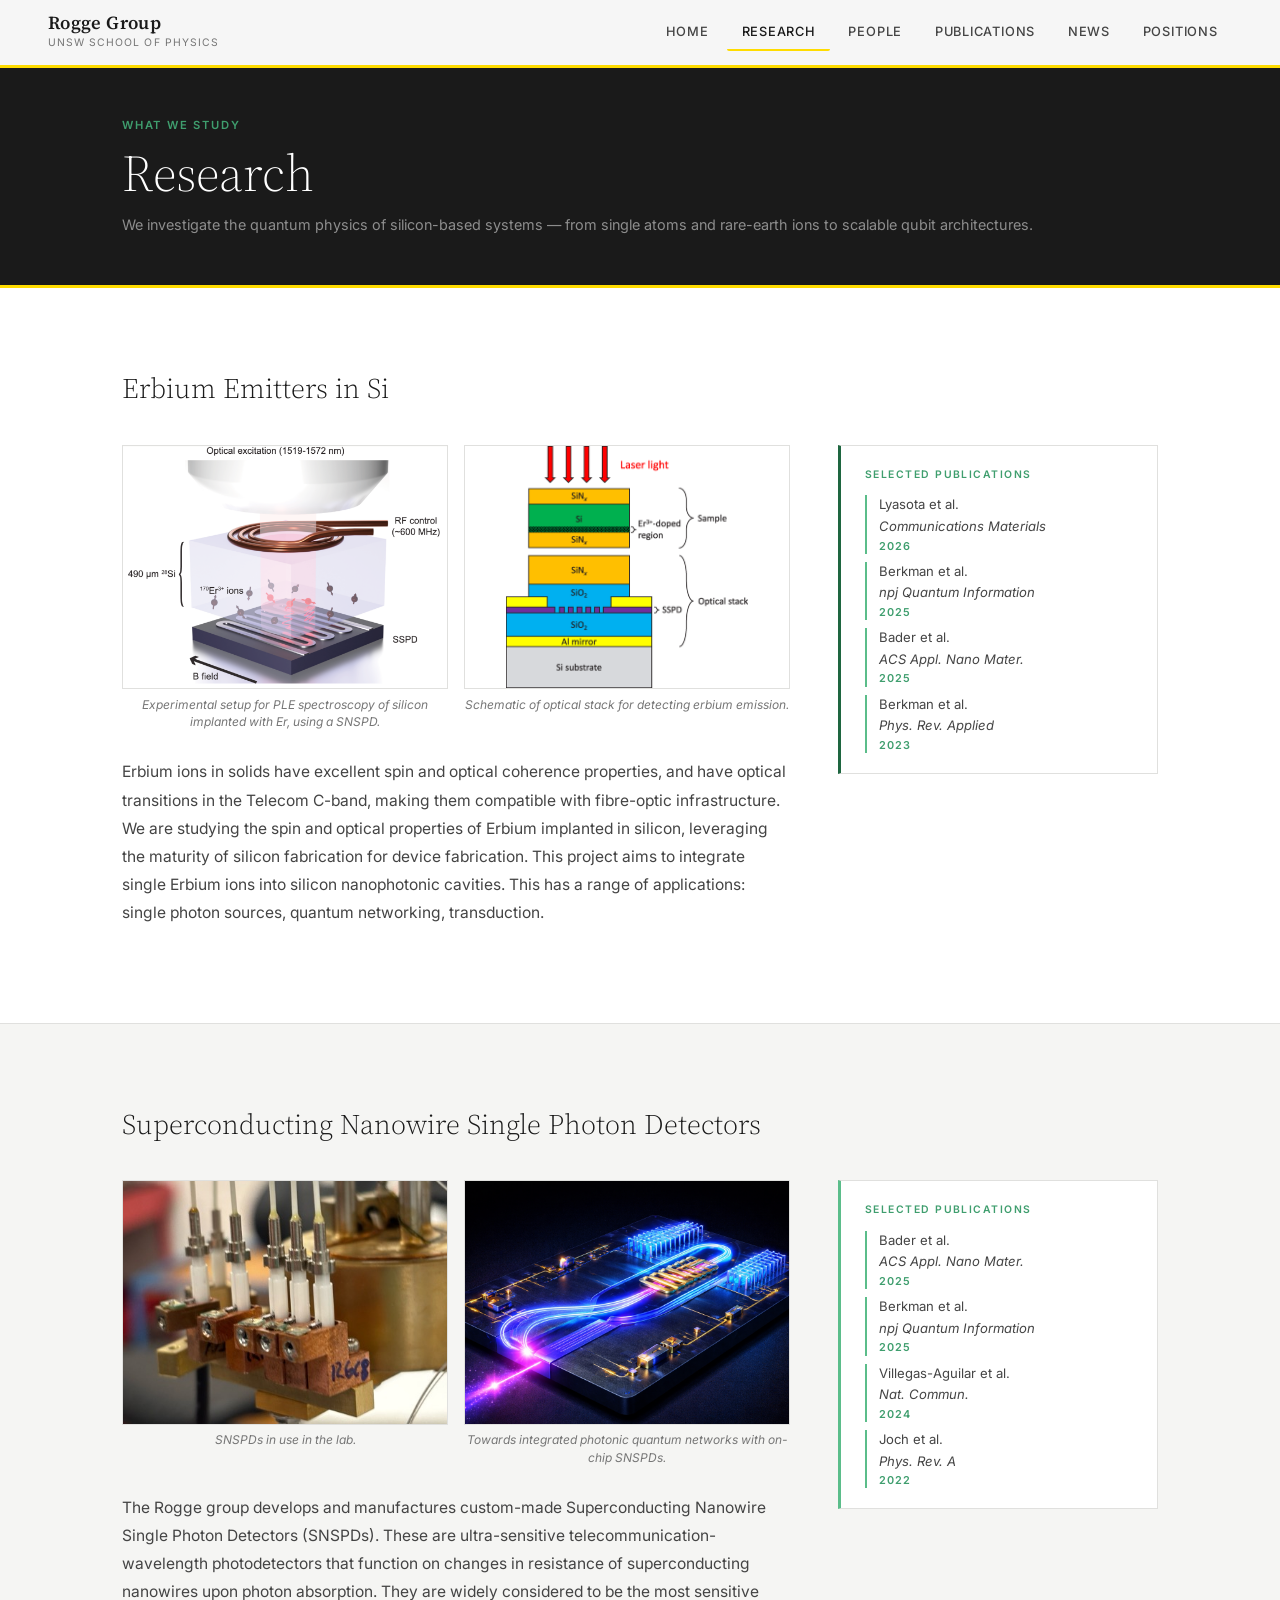
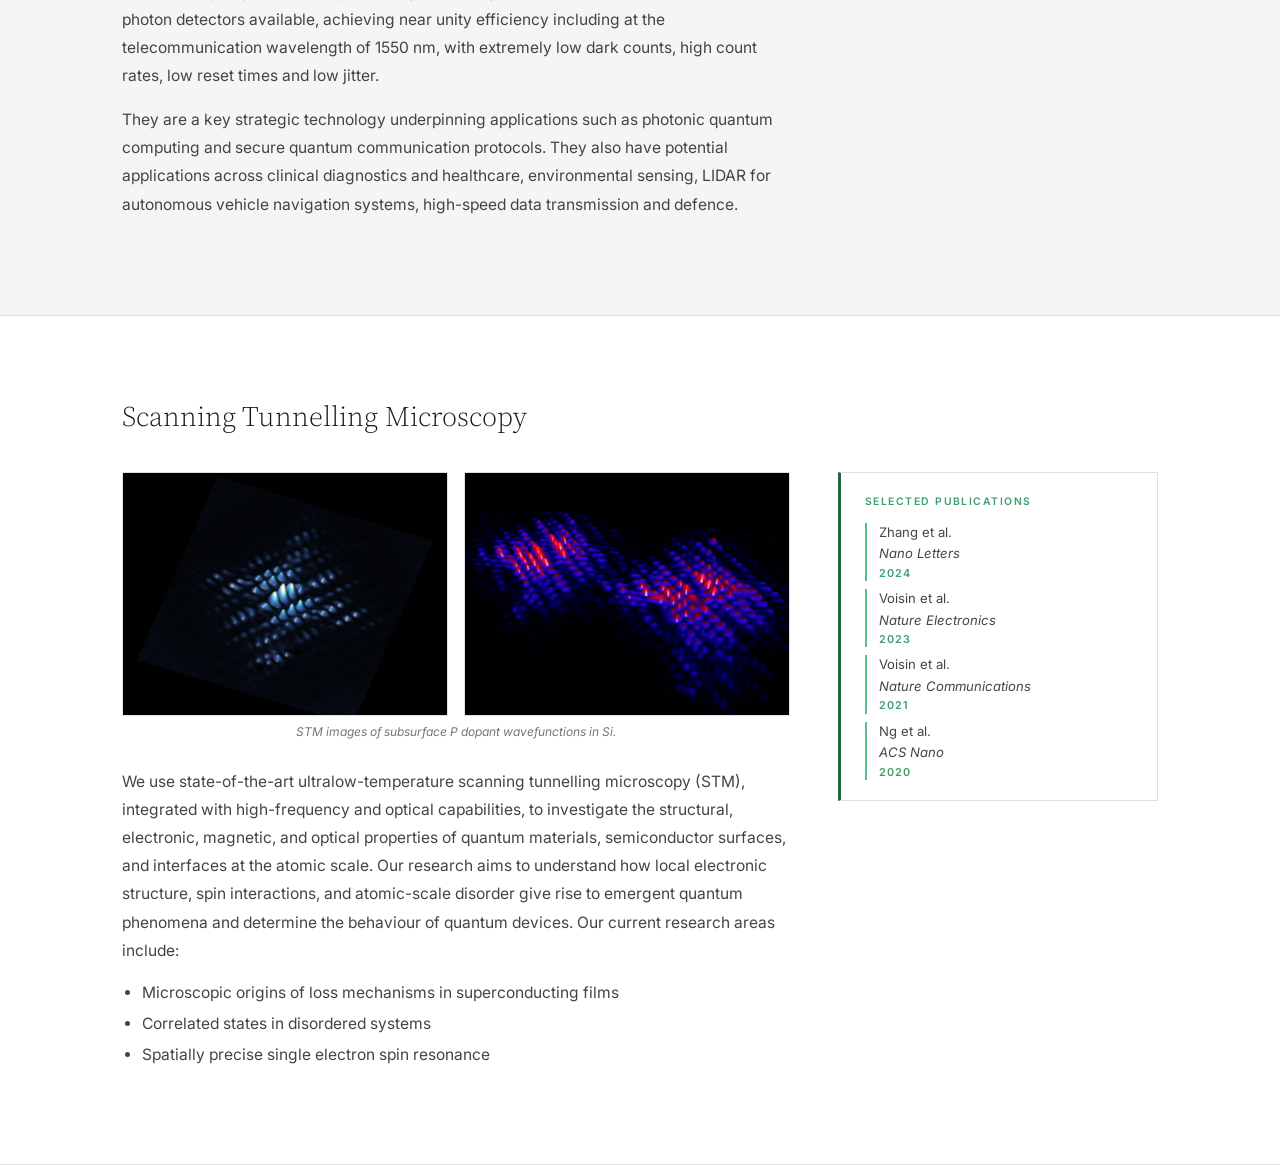
<file: research.html>
<!DOCTYPE html>
<html lang="en">
<head>
  <meta charset="UTF-8" />
  <meta name="viewport" content="width=device-width, initial-scale=1.0" />
  <title>Research — Rogge Group</title>
  <link rel="stylesheet" href="style.css" />
  <link rel="preconnect" href="https://fonts.googleapis.com" />
  <link rel="preconnect" href="https://fonts.gstatic.com" crossorigin />
  <link href="https://fonts.googleapis.com/css2?family=Source+Serif+4:ital,wght@0,300;0,400;0,600;1,300;1,400&family=Inter:wght@300;400;500;600&display=swap" rel="stylesheet" />
</head>
<body>

  <nav class="nav">
    <a href="index.html" class="nav-brand">
      <span class="nav-brand-name">Rogge Group</span>
      <span class="nav-brand-sub">UNSW School of Physics</span>
    </a>
    <div class="nav-links">
      <a href="index.html" class="nav-link">Home</a>
      <a href="research.html" class="nav-link active">Research</a>
      <a href="people.html" class="nav-link">People</a>
      <a href="publications.html" class="nav-link">Publications</a>
      <a href="news.html" class="nav-link">News</a>
      <a href="positions.html" class="nav-link">Positions</a>
    </div>
    <button class="nav-menu-toggle" aria-label="Toggle menu">&#9776;</button>
  </nav>

  <div class="page-header">
    <div class="container">
      <div class="section-label">What We Study</div>
      <h1 class="page-title">Research</h1>
      <p class="page-subtitle">
        We investigate the quantum physics of silicon-based systems — from single atoms
        and rare-earth ions to scalable qubit architectures.
      </p>
    </div>
  </div>

  <!-- Research Area 1: Erbium Emitters in Si -->
  <section class="section research-area" id="erbium">
    <div class="container">
      <div class="research-area-inner">
        <div class="research-area-header">
          <h2 class="research-area-title">Erbium Emitters in Si</h2>
        </div>
        <div class="research-area-body">
          <div class="research-area-text">
            <!-- FIGURES: save images to rogge/ folder and update src filenames below -->
            <div class="research-figures">
              <figure class="research-figure">
                <div class="research-figure-img-wrap"><img src="erbium-fig1.png" alt="Figure 1 — Erbium in Si" /></div>
                <figcaption>Experimental setup for PLE spectroscopy of silicon implanted with Er, using a SNSPD.</figcaption>
              </figure>
              <figure class="research-figure">
                <div class="research-figure-img-wrap contain"><img src="erbium-fig2.png" alt="Schematic of optical stack for detecting erbium emission" /></div>
                <figcaption>Schematic of optical stack for detecting erbium emission.</figcaption>
              </figure>
            </div>
            <p>Erbium ions in solids have excellent spin and optical coherence properties, and have optical transitions in the Telecom C-band, making them compatible with fibre-optic infrastructure. We are studying the spin and optical properties of Erbium implanted in silicon, leveraging the maturity of silicon fabrication for device fabrication. This project aims to integrate single Erbium ions into silicon nanophotonic cavities. This has a range of applications: single photon sources, quantum networking, transduction.</p>
          </div>
          <div class="research-area-sidebar">
            <div class="research-sidebar-card">
              <div class="sidebar-card-label">Selected Publications</div>
              <ul class="sidebar-list sidebar-pubs">
                <li>
                  <a href="https://doi.org/10.1038/s43246-026-01154-5" target="_blank" rel="noopener">
                    Lyasota et al. <span class="pub-venue">Communications Materials</span> <span class="pub-year-tag">2026</span>
                  </a>
                </li>
                <li>
                  <a href="https://doi.org/10.1038/s41534-025-01008-x" target="_blank" rel="noopener">
                    Berkman et al. <span class="pub-venue">npj Quantum Information</span> <span class="pub-year-tag">2025</span>
                  </a>
                </li>
                <li>
                  <a href="https://doi.org/10.1021/acsanm.5c00085" target="_blank" rel="noopener">
                    Bader et al. <span class="pub-venue">ACS Appl. Nano Mater.</span> <span class="pub-year-tag">2025</span>
                  </a>
                </li>
                <li>
                  <a href="https://doi.org/10.1103/PhysRevApplied.19.014037" target="_blank" rel="noopener">
                    Berkman et al. <span class="pub-venue">Phys. Rev. Applied</span> <span class="pub-year-tag">2023</span>
                  </a>
                </li>
              </ul>
            </div>
          </div>
        </div>
      </div>
    </div>
  </section>

  <!-- Research Area 2: SNSPDs -->
  <section class="section section-alt research-area" id="snspd">
    <div class="container">
      <div class="research-area-inner">
        <div class="research-area-header">
          <h2 class="research-area-title">Superconducting Nanowire Single Photon Detectors</h2>
        </div>
        <div class="research-area-body">
          <div class="research-area-text">
            <!-- FIGURES: save images to rogge/ folder and update src filenames below -->
            <div class="research-figures">
              <figure class="research-figure">
                <div class="research-figure-img-wrap"><img src="snspd-fig1.png" alt="SNSPDs in use in the lab" /></div>
                <figcaption>SNSPDs in use in the lab.</figcaption>
              </figure>
              <figure class="research-figure">
                <div class="research-figure-img-wrap"><img src="snspd-fig2.png" alt="Towards integrated photonic quantum networks with SNSPDs" /></div>
                <figcaption>Towards integrated photonic quantum networks with on-chip SNSPDs.</figcaption>
              </figure>
            </div>
            <p>The Rogge group develops and manufactures custom-made Superconducting Nanowire Single Photon Detectors (SNSPDs). These are ultra-sensitive telecommunication-wavelength photodetectors that function on changes in resistance of superconducting nanowires upon photon absorption. They are widely considered to be the most sensitive photon detectors available, achieving near unity efficiency including at the telecommunication wavelength of 1550 nm, with extremely low dark counts, high count rates, low reset times and low jitter.</p>
            <p>They are a key strategic technology underpinning applications such as photonic quantum computing and secure quantum communication protocols. They also have potential applications across clinical diagnostics and healthcare, environmental sensing, LIDAR for autonomous vehicle navigation systems, high-speed data transmission and defence.</p>
          </div>
          <div class="research-area-sidebar">
            <div class="research-sidebar-card">
              <div class="sidebar-card-label">Selected Publications</div>
              <ul class="sidebar-list sidebar-pubs">
                <li>
                  <a href="https://doi.org/10.1021/acsanm.5c00085" target="_blank" rel="noopener">
                    Bader et al. <span class="pub-venue">ACS Appl. Nano Mater.</span> <span class="pub-year-tag">2025</span>
                  </a>
                </li>
                <li>
                  <a href="https://doi.org/10.1038/s41534-025-01008-x" target="_blank" rel="noopener">
                    Berkman et al. <span class="pub-venue">npj Quantum Information</span> <span class="pub-year-tag">2025</span>
                  </a>
                </li>
                <li>
                  <a href="https://doi.org/10.1038/s41467-024-47354-w" target="_blank" rel="noopener">
                    Villegas-Aguilar et al. <span class="pub-venue">Nat. Commun.</span> <span class="pub-year-tag">2024</span>
                  </a>
                </li>
                <li>
                  <a href="https://doi.org/10.1103/PhysRevA.106.L050401" target="_blank" rel="noopener">
                    Joch et al. <span class="pub-venue">Phys. Rev. A</span> <span class="pub-year-tag">2022</span>
                  </a>
                </li>
              </ul>
            </div>
          </div>
        </div>
      </div>
    </div>
  </section>

  <!-- Research Area 3: STM -->
  <section class="section research-area" id="stm">
    <div class="container">
      <div class="research-area-inner">
        <div class="research-area-header">
          <h2 class="research-area-title">Scanning Tunnelling Microscopy</h2>
        </div>
        <div class="research-area-body">
          <div class="research-area-text">
            <!-- FIGURES: save images to rogge/ folder and update src filenames below -->
            <div class="research-figures">
              <figure class="research-figure research-figure-pair">
                <div class="research-figure-pair-imgs">
                  <div class="research-figure-img-wrap"><img src="stm-fig1.png" alt="STM image of subsurface P dopant wavefunctions in Si" /></div>
                  <div class="research-figure-img-wrap"><img src="stm-fig2.png" alt="STM image of subsurface P dopant wavefunctions in Si" /></div>
                </div>
                <figcaption>STM images of subsurface P dopant wavefunctions in Si.</figcaption>
              </figure>
            </div>
            <p>We use state-of-the-art ultralow-temperature scanning tunnelling microscopy (STM), integrated with high-frequency and optical capabilities, to investigate the structural, electronic, magnetic, and optical properties of quantum materials, semiconductor surfaces, and interfaces at the atomic scale. Our research aims to understand how local electronic structure, spin interactions, and atomic-scale disorder give rise to emergent quantum phenomena and determine the behaviour of quantum devices. Our current research areas include:</p>
            <ul class="research-list">
              <li>Microscopic origins of loss mechanisms in superconducting films</li>
              <li>Correlated states in disordered systems</li>
              <li>Spatially precise single electron spin resonance</li>
            </ul>
          </div>
          <div class="research-area-sidebar">
            <div class="research-sidebar-card">
              <div class="sidebar-card-label">Selected Publications</div>
              <ul class="sidebar-list sidebar-pubs">
                <li>
                  <a href="https://doi.org/10.1021/acs.nanolett.4c01424" target="_blank" rel="noopener">
                    Zhang et al. <span class="pub-venue">Nano Letters</span> <span class="pub-year-tag">2024</span>
                  </a>
                </li>
                <li>
                  <a href="https://doi.org/10.1038/s41928-023-00979-z" target="_blank" rel="noopener">
                    Voisin et al. <span class="pub-venue">Nature Electronics</span> <span class="pub-year-tag">2023</span>
                  </a>
                </li>
                <li>
                  <a href="https://doi.org/10.1038/s41467-020-19835-1" target="_blank" rel="noopener">
                    Voisin et al. <span class="pub-venue">Nature Communications</span> <span class="pub-year-tag">2021</span>
                  </a>
                </li>
                <li>
                  <a href="https://doi.org/10.1021/acsnano.0c00736" target="_blank" rel="noopener">
                    Ng et al. <span class="pub-venue">ACS Nano</span> <span class="pub-year-tag">2020</span>
                  </a>
                </li>
              </ul>
            </div>
          </div>
        </div>
      </div>
    </div>
  </section>

  <script src="nav.js" defer></script>
</body>
</html>
</file>
<file: style.css>
/* ── Reset & Base ── */
*, *::before, *::after { box-sizing: border-box; margin: 0; padding: 0; }

:root {
  --unsw-yellow:   #FFDC00;
  --unsw-dark:     #1A1A1A;
  --unsw-mid:      #444444;
  --unsw-muted:    #767676;
  --unsw-light:    #F5F5F3;
  --unsw-border:   #E0E0DE;
  --cqc-blue:      #3AB5D9;
  --cqc-blue-dim:  #2A9BBF;
  --cqc-blue-faint:#EAF7FB;
  --green:         #5BBD8A;
  --green-dim:     #3F9E6E;
  --green-dark:    #1E6640;
  --green-faint:   #EDF7F2;
  --white:         #FFFFFF;

  --font-serif: 'Source Serif 4', Georgia, serif;
  --font-sans:  'Inter', system-ui, sans-serif;

  --nav-h: 68px;
}

html { scroll-behavior: smooth; }

body {
  background: var(--white);
  color: var(--unsw-dark);
  font-family: var(--font-sans);
  font-weight: 400;
  font-size: 16px;
  line-height: 1.7;
  -webkit-font-smoothing: antialiased;
}

a { color: inherit; text-decoration: none; }

/* ── Nav ── */
.nav {
  position: fixed;
  top: 0; left: 0; right: 0;
  z-index: 100;
  height: var(--nav-h);
  display: flex;
  align-items: center;
  justify-content: space-between;
  padding: 0 3rem;
  background: rgba(255,255,255,0.96);
  backdrop-filter: blur(10px);
  border-bottom: 3px solid var(--unsw-yellow);
}

.nav-brand {
  display: flex;
  flex-direction: column;
  gap: 0.05rem;
  text-decoration: none;
}

.nav-brand-name {
  font-family: var(--font-serif);
  font-size: 1.15rem;
  font-weight: 600;
  color: var(--unsw-dark);
  letter-spacing: 0.02em;
  line-height: 1.1;
}

.nav-brand-sub {
  font-size: 0.65rem;
  letter-spacing: 0.1em;
  text-transform: uppercase;
  color: var(--unsw-muted);
}

.nav-links {
  display: flex;
  gap: 0.25rem;
}

.nav-link {
  font-size: 0.8rem;
  font-weight: 500;
  letter-spacing: 0.06em;
  text-transform: uppercase;
  color: var(--unsw-mid);
  padding: 0.4rem 0.9rem;
  border-radius: 2px;
  transition: color 0.2s, background 0.2s;
}

.nav-link:hover { color: var(--unsw-dark); background: var(--unsw-light); }
.nav-link.active { color: var(--unsw-dark); border-bottom: 2px solid var(--unsw-yellow); }

.nav-menu-toggle {
  display: none;
  background: none;
  border: none;
  font-size: 1.4rem;
  cursor: pointer;
  color: var(--unsw-dark);
}

/* ── Container ── */
.container {
  max-width: 1100px;
  margin: 0 auto;
  padding: 0 2rem;
}

/* ── Hero ── */
.hero {
  min-height: 100vh;
  padding-top: var(--nav-h);
  display: flex;
  flex-direction: column;
  background: var(--unsw-dark);
  position: relative;
  overflow: hidden;
}

.hero::before {
  content: '';
  position: absolute;
  inset: 0;
  background:
    radial-gradient(ellipse 60% 50% at 75% 50%, rgba(58,181,217,0.12) 0%, transparent 70%),
    radial-gradient(ellipse 40% 60% at 10% 80%, rgba(255,220,0,0.06) 0%, transparent 60%);
  pointer-events: none;
}

.hero-inner {
  flex: 1;
  display: flex;
  align-items: center;
  justify-content: space-between;
  gap: 4rem;
  max-width: 1100px;
  margin: 0 auto;
  padding: 5rem 2rem 3rem;
  width: 100%;
}

.hero-text {
  max-width: 560px;
}

.hero-eyebrow {
  font-size: 0.75rem;
  font-weight: 500;
  letter-spacing: 0.14em;
  text-transform: uppercase;
  color: var(--green);
  margin-bottom: 1.25rem;
}

.hero-title {
  font-family: var(--font-serif);
  font-size: clamp(2.6rem, 5.5vw, 4.2rem);
  font-weight: 300;
  line-height: 1.12;
  color: var(--white);
  letter-spacing: 0.01em;
  margin-bottom: 1.5rem;
}

.hero-blurb {
  font-size: 1rem;
  color: rgba(255,255,255,0.65);
  line-height: 1.75;
  max-width: 480px;
  margin-bottom: 2.5rem;
}

.hero-actions {
  display: flex;
  gap: 1rem;
  flex-wrap: wrap;
}

/* ── Buttons ── */
.btn {
  display: inline-block;
  font-size: 0.8rem;
  font-weight: 600;
  letter-spacing: 0.1em;
  text-transform: uppercase;
  padding: 0.75rem 1.75rem;
  border-radius: 2px;
  transition: all 0.2s ease;
}

.btn-primary {
  background: var(--unsw-yellow);
  color: var(--unsw-dark);
}
.btn-primary:hover { background: #ffe633; }

.btn-secondary {
  background: transparent;
  color: var(--white);
  border: 1.5px solid rgba(255,255,255,0.3);
}
.btn-secondary:hover {
  border-color: rgba(255,255,255,0.7);
  background: rgba(255,255,255,0.06);
}

.btn-yellow {
  background: var(--unsw-yellow);
  color: var(--unsw-dark);
}
.btn-yellow:hover { background: #ffe633; }

/* ── Hero Graphic — atom ── */
.hero-graphic {
  position: relative;
  width: 340px;
  height: 340px;
  flex-shrink: 0;
}

.atom-ring {
  position: absolute;
  top: 50%; left: 50%;
  border-radius: 50%;
  border: 1.5px solid rgba(58,181,217,0.25);
  transform: translate(-50%, -50%);
  animation: spin linear infinite;
}

.atom-ring-1 { width: 220px; height: 220px; animation-duration: 18s; }
.atom-ring-2 { width: 280px; height: 140px; animation-duration: 24s; animation-direction: reverse; }
.atom-ring-3 { width: 140px; height: 280px; animation-duration: 30s; }

@keyframes spin {
  from { transform: translate(-50%, -50%) rotate(0deg); }
  to   { transform: translate(-50%, -50%) rotate(360deg); }
}

.atom-core {
  position: absolute;
  top: 50%; left: 50%;
  width: 18px; height: 18px;
  border-radius: 50%;
  background: var(--green);
  transform: translate(-50%, -50%);
  box-shadow: 0 0 24px rgba(91,189,138,0.5);
}

.atom-dot {
  position: absolute;
  width: 7px; height: 7px;
  border-radius: 50%;
  background: var(--unsw-yellow);
  box-shadow: 0 0 8px rgba(255,220,0,0.5);
}
.dot-1 { top: 22%; left: 50%; }
.dot-2 { top: 62%; left: 18%; }
.dot-3 { top: 55%; left: 78%; }

/* ── Hero Affiliation Bar ── */
.hero-affil {
  display: flex;
  align-items: center;
  gap: 1rem;
  padding: 1rem 2rem;
  max-width: 1100px;
  margin: 0 auto;
  width: 100%;
  font-size: 0.75rem;
  letter-spacing: 0.1em;
  text-transform: uppercase;
  color: rgba(255,255,255,0.35);
  border-top: 1px solid rgba(255,255,255,0.08);
}
.affil-sep { color: rgba(255,255,255,0.15); }

/* ── Section Base ── */
.section {
  padding: 5rem 0;
}

.section-tinted {
  background: var(--green-faint);
}

.section-dark {
  background: var(--unsw-dark);
}

.section-label {
  font-size: 0.7rem;
  font-weight: 600;
  letter-spacing: 0.16em;
  text-transform: uppercase;
  color: var(--green-dim);
  margin-bottom: 0.6rem;
}

.section-label-light {
  color: rgba(91,189,138,0.9);
}

.section-title {
  font-family: var(--font-serif);
  font-size: clamp(1.8rem, 3vw, 2.6rem);
  font-weight: 300;
  color: var(--unsw-dark);
  margin-bottom: 1.25rem;
  line-height: 1.2;
}

.section-intro {
  font-size: 1rem;
  color: var(--unsw-mid);
  max-width: 660px;
  line-height: 1.8;
  margin-bottom: 3rem;
}

/* ── Research Grid ── */
.research-grid {
  display: grid;
  grid-template-columns: repeat(2, 1fr);
  gap: 1.5rem;
}

.research-grid-3 {
  grid-template-columns: repeat(3, 1fr);
}

.research-card-link {
  display: inline-block;
  margin-top: 1rem;
  font-size: 0.78rem;
  font-weight: 600;
  color: var(--green-dim);
  letter-spacing: 0.04em;
  transition: color 0.2s;
}
.research-card-link:hover { color: var(--unsw-dark); }

.research-card {
  display: block;
  padding: 2rem;
  border: 1px solid var(--unsw-border);
  border-top: 3px solid var(--green);
  background: var(--white);
  transition: box-shadow 0.25s ease, transform 0.25s ease;
  text-decoration: none;
  color: inherit;
}

.research-card:hover {
  box-shadow: 0 4px 24px rgba(0,0,0,0.08);
  transform: translateY(-2px);
}

.research-card-icon {
  width: 40px;
  height: 40px;
  color: var(--green);
  margin-bottom: 1.25rem;
}

.research-card h3 {
  font-family: var(--font-serif);
  font-size: 1.15rem;
  font-weight: 400;
  color: var(--unsw-dark);
  margin-bottom: 0.6rem;
}

.research-card p {
  font-size: 0.9rem;
  color: var(--unsw-mid);
  line-height: 1.7;
}

.research-cta {
  margin-top: 2.5rem;
}

.link-arrow {
  font-size: 0.85rem;
  font-weight: 600;
  color: var(--green-dim);
  letter-spacing: 0.02em;
  transition: color 0.2s;
  display: inline-block;
  margin-right: 2rem;
}
.link-arrow:hover { color: var(--unsw-dark); }

/* ── PI Section ── */
.pi-layout {
  display: grid;
  grid-template-columns: 1fr 1fr;
  gap: 4rem;
  align-items: center;
}

.pi-name {
  font-family: var(--font-serif);
  font-size: clamp(1.6rem, 2.5vw, 2.2rem);
  font-weight: 300;
  color: var(--unsw-dark);
  margin-bottom: 1.25rem;
  line-height: 1.2;
}

.pi-bio {
  font-size: 0.95rem;
  color: var(--unsw-mid);
  line-height: 1.8;
  margin-bottom: 1rem;
}

.pi-links {
  margin-top: 1.75rem;
  display: flex;
  flex-direction: column;
  gap: 0.5rem;
}

.pi-card {
  background: var(--white);
  border: 1px solid var(--unsw-border);
  border-left: 4px solid var(--unsw-yellow);
  padding: 2.5rem 2rem;
  display: flex;
  flex-direction: column;
  align-items: center;
  text-align: center;
  gap: 1.25rem;
  box-shadow: 0 2px 16px rgba(0,0,0,0.05);
}

.pi-card-initials {
  width: 72px;
  height: 72px;
  border-radius: 50%;
  background: var(--unsw-dark);
  color: var(--unsw-yellow);
  font-family: var(--font-serif);
  font-size: 1.6rem;
  font-weight: 300;
  display: flex;
  align-items: center;
  justify-content: center;
  letter-spacing: 0.05em;
}

.pi-card-name {
  font-family: var(--font-serif);
  font-size: 1.05rem;
  font-weight: 400;
  color: var(--unsw-dark);
}

.pi-card-role {
  font-size: 0.8rem;
  color: var(--unsw-mid);
  margin-top: 0.2rem;
}

.pi-card-dept {
  font-size: 0.78rem;
  color: var(--unsw-muted);
}

.pi-card-affil {
  font-size: 0.72rem;
  font-weight: 600;
  letter-spacing: 0.08em;
  text-transform: uppercase;
  color: var(--green-dim);
  margin-top: 0.25rem;
}

/* ── News ── */
.news-list {
  display: flex;
  flex-direction: column;
  gap: 0;
  border-top: 1px solid var(--unsw-border);
}

.news-item {
  display: grid;
  grid-template-columns: 100px 1fr;
  gap: 2rem;
  padding: 2rem 0;
  border-bottom: 1px solid var(--unsw-border);
  align-items: start;
  transition: background 0.2s;
}

.news-item:hover { background: var(--unsw-light); }

.news-item-placeholder {
  opacity: 0.45;
}

.news-date {
  font-size: 0.75rem;
  font-weight: 600;
  letter-spacing: 0.08em;
  text-transform: uppercase;
  color: var(--unsw-muted);
  padding-top: 0.2rem;
}

.news-title {
  font-family: var(--font-serif);
  font-size: 1.1rem;
  font-weight: 400;
  color: var(--unsw-dark);
  margin-bottom: 0.4rem;
}

.news-title a { transition: color 0.2s; }
.news-title a:hover { color: var(--green-dim); }

.news-blurb {
  font-size: 0.875rem;
  color: var(--unsw-mid);
  line-height: 1.65;
}

/* ── Positions CTA ── */
.positions-cta {
  display: flex;
  align-items: center;
  justify-content: space-between;
  gap: 3rem;
  flex-wrap: wrap;
  padding-top: 5rem;
  padding-bottom: 5rem;
}

.positions-title {
  font-family: var(--font-serif);
  font-size: clamp(1.8rem, 3vw, 2.4rem);
  font-weight: 300;
  color: var(--white);
  margin-bottom: 1rem;
}

.positions-blurb {
  font-size: 0.95rem;
  color: rgba(255,255,255,0.55);
  line-height: 1.75;
  max-width: 520px;
}

/* ── Footer ── */
.footer {
  background: var(--unsw-dark);
  border-top: 3px solid var(--unsw-yellow);
  padding: 3rem 0;
}

.footer-inner {
  display: grid;
  grid-template-columns: 1fr auto 1fr;
  align-items: start;
  gap: 2rem;
}

.footer-name {
  font-family: var(--font-serif);
  font-size: 1.05rem;
  font-weight: 400;
  color: var(--white);
  margin-bottom: 0.3rem;
}

.footer-sub {
  font-size: 0.75rem;
  color: rgba(255,255,255,0.4);
  letter-spacing: 0.05em;
  line-height: 1.6;
}

.footer-nav {
  display: flex;
  flex-direction: column;
  gap: 0.4rem;
  align-items: center;
}

.footer-nav a {
  font-size: 0.78rem;
  letter-spacing: 0.08em;
  text-transform: uppercase;
  color: rgba(255,255,255,0.45);
  transition: color 0.2s;
}
.footer-nav a:hover { color: var(--white); }

.footer-copy {
  font-size: 0.72rem;
  color: rgba(255,255,255,0.25);
  text-align: right;
  align-self: end;
}

/* ── Page Header (inner pages) ── */
.page-header {
  padding: calc(var(--nav-h) + 3rem) 0 3rem;
  background: var(--unsw-dark);
  border-bottom: 3px solid var(--unsw-yellow);
}

.page-title {
  font-family: var(--font-serif);
  font-size: clamp(2.2rem, 4vw, 3.2rem);
  font-weight: 300;
  color: var(--white);
  line-height: 1.1;
  margin-bottom: 0.5rem;
}

.page-subtitle {
  font-size: 0.9rem;
  color: rgba(255,255,255,0.5);
  margin-top: 0.75rem;
}

.page-header-link {
  color: var(--green);
  text-decoration: underline;
  text-underline-offset: 3px;
}
.page-header-link:hover { color: var(--white); }

/* ── Section alt (light tint) ── */
.section-alt {
  background: var(--unsw-light);
}

/* ── People ── */
.people-group-title {
  font-family: var(--font-serif);
  font-size: 1.4rem;
  font-weight: 300;
  color: var(--unsw-dark);
  margin-bottom: 2rem;
  padding-bottom: 0.6rem;
  border-bottom: 1px solid var(--unsw-border);
}

.people-grid {
  display: grid;
  grid-template-columns: repeat(3, 1fr);
  gap: 1.25rem;
}

.people-grid-pi {
  grid-template-columns: 1fr;
}

.person-card {
  display: flex;
  align-items: flex-start;
  gap: 1.25rem;
  padding: 1.5rem;
  background: var(--white);
  border: 1px solid var(--unsw-border);
  border-top: 3px solid var(--green);
  transition: box-shadow 0.2s, transform 0.2s;
}

.person-card:hover {
  box-shadow: 0 4px 16px rgba(0,0,0,0.07);
  transform: translateY(-2px);
}

.person-card-pi {
  border-top-color: var(--unsw-yellow);
}

.person-avatar {
  width: 96px;
  height: 96px;
  min-width: 96px;
  border-radius: 50%;
  background: var(--unsw-dark);
  color: var(--unsw-yellow);
  font-family: var(--font-serif);
  font-size: 1.3rem;
  font-weight: 300;
  display: flex;
  align-items: center;
  justify-content: center;
  letter-spacing: 0.04em;
}

.person-avatar-large {
  width: 140px;
  height: 140px;
  min-width: 140px;
  font-size: 2rem;
}

.person-avatar img {
  width: 100%;
  height: 100%;
  object-fit: cover;
  border-radius: 50%;
  display: block;
}

.person-name {
  font-family: var(--font-serif);
  font-size: 1rem;
  font-weight: 400;
  color: var(--unsw-dark);
  margin-bottom: 0.2rem;
}

.person-role {
  font-size: 0.78rem;
  font-weight: 500;
  letter-spacing: 0.06em;
  text-transform: uppercase;
  color: var(--green-dim);
  margin-bottom: 0.3rem;
}

.person-detail {
  font-size: 0.8rem;
  color: var(--unsw-muted);
  line-height: 1.5;
}

.person-affil {
  font-size: 0.72rem;
  font-weight: 600;
  letter-spacing: 0.08em;
  text-transform: uppercase;
  color: var(--green-dim);
  margin-top: 0.4rem;
}

.person-links {
  display: flex;
  gap: 1.25rem;
  margin-top: 0.75rem;
}

.person-link {
  font-size: 0.78rem;
  font-weight: 600;
  color: var(--green-dim);
  transition: color 0.2s;
}
.person-link:hover { color: var(--unsw-dark); }

.people-alumni-placeholder {
  font-size: 0.9rem;
  color: var(--unsw-muted);
  font-style: italic;
  padding: 1.5rem 0;
}

/* ── Alumni Table ── */
.alumni-table {
  width: 100%;
  border-collapse: collapse;
  font-family: var(--font-sans);
  font-size: 0.9rem;
  margin-top: 1rem;
}
.alumni-table th {
  text-align: left;
  padding: 0.6rem 1rem;
  font-size: 0.7rem;
  font-weight: 600;
  letter-spacing: 0.08em;
  text-transform: uppercase;
  color: var(--unsw-muted);
  border-bottom: 2px solid var(--unsw-border);
}
.alumni-table td {
  padding: 0.75rem 1rem;
  border-bottom: 1px solid var(--unsw-border);
  color: var(--unsw-dark);
  vertical-align: top;
}
.alumni-table tbody tr:last-child td { border-bottom: none; }
.alumni-table tbody tr:hover td { background: var(--unsw-light); }
.alumni-prev {
  display: block;
  font-size: 0.78rem;
  color: var(--unsw-muted);
  margin-top: 0.15rem;
}

/* ── Publications ── */
.pub-year-block {
  display: grid;
  grid-template-columns: 80px 1fr;
  gap: 0 2.5rem;
  margin-bottom: 0;
  border-top: 1px solid var(--unsw-border);
  padding: 2.5rem 0;
}

.pub-year-block:last-of-type {
  border-bottom: 1px solid var(--unsw-border);
}

.pub-year-label {
  font-family: var(--font-serif);
  font-size: 1.5rem;
  font-weight: 300;
  color: var(--unsw-dark);
  padding-top: 0.1rem;
  letter-spacing: 0.02em;
}

.pub-list {
  display: flex;
  flex-direction: column;
  gap: 1.75rem;
}

.pub-item {
  display: flex;
  flex-direction: column;
  gap: 0.3rem;
}

.pub-authors {
  font-size: 0.8rem;
  color: var(--unsw-muted);
  line-height: 1.5;
}

.pub-title {
  font-family: var(--font-serif);
  font-size: 1rem;
  font-weight: 400;
  color: var(--unsw-dark);
  line-height: 1.4;
}

.pub-meta {
  font-size: 0.8rem;
  color: var(--unsw-mid);
  display: flex;
  align-items: center;
  gap: 0.75rem;
  flex-wrap: wrap;
}

.pub-journal {
  font-style: italic;
}

.pub-doi {
  font-size: 0.72rem;
  font-weight: 600;
  letter-spacing: 0.06em;
  color: var(--green-dim);
  transition: color 0.2s;
}
.pub-doi:hover { color: var(--unsw-dark); }

.pub-footer-note {
  margin-top: 3rem;
  font-size: 0.9rem;
  color: var(--unsw-muted);
}

/* ── Research Areas ── */
.research-area {
  border-bottom: 1px solid var(--unsw-border);
}

.research-area-inner {
  display: flex;
  flex-direction: column;
  gap: 2.5rem;
}

.research-area-header {
  display: flex;
  align-items: flex-start;
  gap: 1.75rem;
}


.research-area-title {
  font-family: var(--font-serif);
  font-size: clamp(1.4rem, 2.2vw, 1.9rem);
  font-weight: 300;
  color: var(--unsw-dark);
  line-height: 1.15;
  margin-top: 0.25rem;
  white-space: nowrap;
}

.research-area-body {
  display: grid;
  grid-template-columns: 1fr 320px;
  gap: 3rem;
  align-items: start;
}

.research-area-text p {
  font-size: 0.975rem;
  color: var(--unsw-mid);
  line-height: 1.8;
  margin-bottom: 1rem;
}

.research-figures {
  display: grid;
  grid-template-columns: repeat(2, 1fr);
  gap: 1rem;
  margin-bottom: 1.75rem;
}

.research-figure {
  margin: 0;
}

.research-figure .research-figure-img-wrap {
  width: 100%;
  aspect-ratio: 4 / 3;
  overflow: hidden;
  border: 1px solid var(--unsw-border);
  background: var(--unsw-light);
}

.research-figure img {
  width: 100%;
  height: 100%;
  display: block;
  object-fit: cover;
  object-position: center;
}

.research-figure .research-figure-img-wrap.contain img {
  object-fit: contain;
  background: #fff;
}

/* show a dashed placeholder when image is missing */
.research-figure img[src$="fig1.png"]:not([naturalWidth]),
.research-figure img:not([src]) {
  min-height: 160px;
}

.research-figure figcaption {
  font-size: 0.75rem;
  color: var(--unsw-muted);
  font-style: italic;
  margin-top: 0.4rem;
  line-height: 1.45;
  text-align: center;
}

.research-figure-pair {
  grid-column: 1 / -1;
}

.research-figure-pair-imgs {
  display: grid;
  grid-template-columns: repeat(2, 1fr);
  gap: 1rem;
}

.research-list {
  margin: 0.75rem 0 1rem 1.25rem;
  display: flex;
  flex-direction: column;
  gap: 0.4rem;
}

.research-list li {
  font-size: 0.975rem;
  color: var(--unsw-mid);
  line-height: 1.6;
}

.research-placeholder {
  font-style: italic;
  color: var(--unsw-muted) !important;
}

.research-sidebar-card {
  background: var(--white);
  border: 1px solid var(--unsw-border);
  border-left: 3px solid var(--green-dark);
  padding: 1.25rem 1.5rem;
  margin-bottom: 1rem;
}

.section-alt .research-sidebar-card {
  background: var(--white);
  border-left-color: var(--green);
}

.section-alt .sidebar-card-label {
  color: var(--green-dim);
}

.section-alt .sidebar-pubs {
  border-left-color: var(--green);
}

.section-alt .sidebar-pubs li {
  border-left-color: var(--green);
}

.section-alt .pub-year-tag {
  color: var(--green-dim);
}

.sidebar-card-label {
  font-size: 0.65rem;
  font-weight: 600;
  letter-spacing: 0.14em;
  text-transform: uppercase;
  color: var(--green-dim);
  margin-bottom: 0.75rem;
}

.sidebar-list {
  list-style: none;
  display: flex;
  flex-direction: column;
  gap: 0.5rem;
}

.sidebar-list li {
  font-size: 0.82rem;
  color: var(--unsw-mid);
  padding-left: 0.75rem;
  border-left: 1px solid var(--unsw-border);
  line-height: 1.4;
}

.sidebar-pubs li {
  border-left-color: var(--green);
  border-left-width: 2px;
}

.sidebar-pubs a {
  color: var(--unsw-mid);
  transition: color 0.2s;
  display: flex;
  flex-direction: column;
  gap: 0.2rem;
}
.sidebar-pubs a:hover { color: var(--unsw-dark); }

.pub-year-tag {
  font-size: 0.68rem;
  font-weight: 600;
  letter-spacing: 0.08em;
  color: var(--green-dim);
}

.pub-venue {
  font-style: italic;
}

.pub-no-link {
  font-size: 0.82rem;
  color: var(--unsw-mid);
  line-height: 1.4;
}

/* ── News & Positions placeholder pages ── */
.placeholder-section {
  padding: 6rem 0;
  text-align: center;
}

.placeholder-section p {
  font-size: 1rem;
  color: var(--unsw-muted);
  font-style: italic;
}

/* ── Responsive ── */
@media (max-width: 900px) {
  .nav { padding: 0 1.5rem; }
  .nav-links { display: none; }
  .nav-menu-toggle { display: block; }

  .nav-links.open {
    display: flex;
    flex-direction: column;
    position: absolute;
    top: var(--nav-h);
    left: 0;
    right: 0;
    background: var(--white);
    border-bottom: 3px solid var(--unsw-yellow);
    padding: 0.5rem 1.5rem 1rem;
    gap: 0.25rem;
  }
  .nav-links.open .nav-link { padding: 0.75rem 0.5rem; }

  .people-grid { grid-template-columns: repeat(2, 1fr); }

  .hero-inner {
    flex-direction: column;
    text-align: center;
    padding: 3rem 1.5rem 2rem;
    gap: 2rem;
  }

  .hero-text { max-width: 100%; }
  .hero-blurb { margin-left: auto; margin-right: auto; }
  .hero-actions { justify-content: center; }

  .hero-graphic {
    width: 220px;
    height: 220px;
  }
  .atom-ring-1 { width: 140px; height: 140px; }
  .atom-ring-2 { width: 180px; height: 90px; }
  .atom-ring-3 { width: 90px; height: 180px; }

  .research-grid { grid-template-columns: 1fr; }

  .pi-layout {
    grid-template-columns: 1fr;
    gap: 2.5rem;
  }

  .news-item { grid-template-columns: 1fr; gap: 0.5rem; }

  .positions-cta { flex-direction: column; align-items: flex-start; }

  .footer-inner {
    grid-template-columns: 1fr;
    gap: 1.5rem;
  }
  .footer-copy { text-align: left; }
  .footer-nav { align-items: flex-start; }

  .research-area-title { white-space: normal; }

  .research-area-body { grid-template-columns: 1fr; }
}

@media (max-width: 600px) {
  .people-grid { grid-template-columns: 1fr; }

  .person-card {
    flex-direction: column;
    align-items: center;
    text-align: center;
  }

  .person-links { justify-content: center; }

  .research-figures { grid-template-columns: 1fr; }

  .research-figure-pair-imgs { grid-template-columns: 1fr; }
}
</file>
